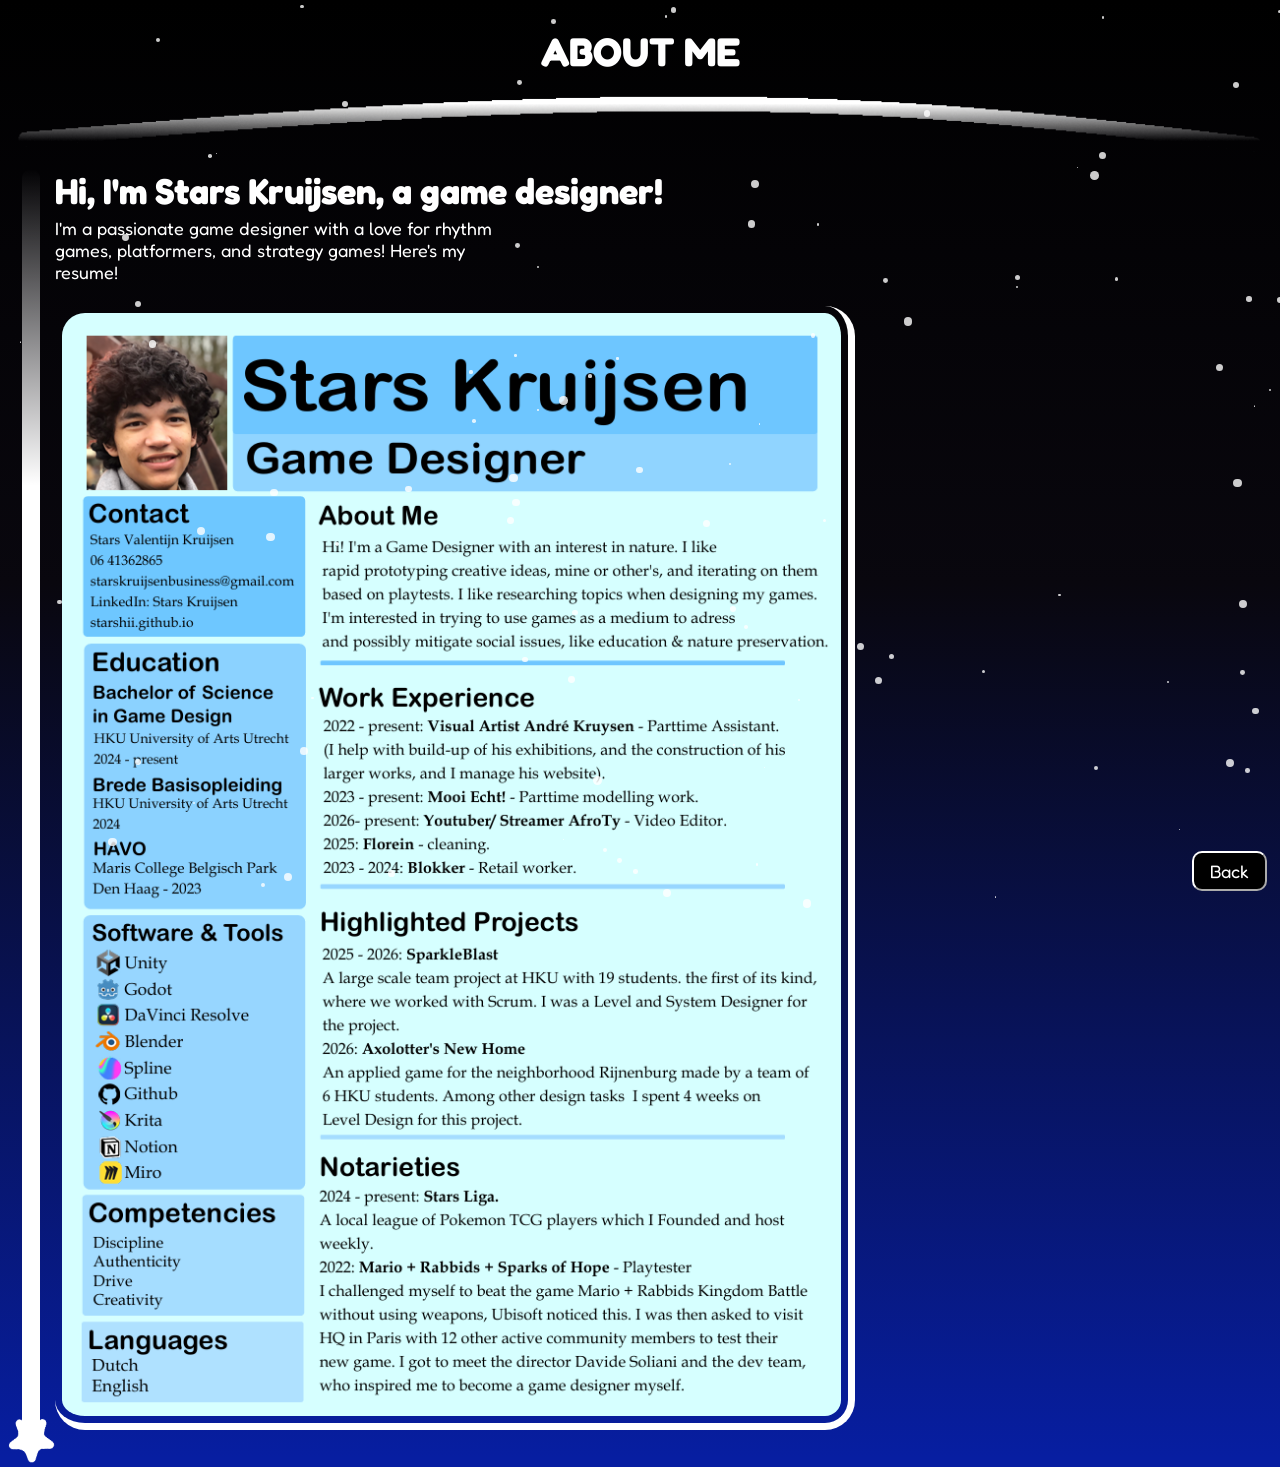
<file: aboutme.html>
<!DOCTYPE html>
<html lang="en">
<head>
  <meta charset="UTF-8">
  <meta name="viewport" content="width=device-width, initial-scale=1.0">
  <title>About me</title>
  <link href="aboutmestyle.css" rel="stylesheet">
</head>

<body>
  <link rel="preconnect" href="https://fonts.gstatic.com" crossorigin>
  <link href="https://fonts.googleapis.com/css2?family=Fredoka:wght@300..700&display=swap" rel="stylesheet">

    <a href="https://starshii.github.io/index.html">
      <button class="BackButton">Back</button>
    </a>

    <div class="Container">

      <div class="Divider">
        <h1>ABOUT ME</h1>
        <img class="DividerPNG" src="linedivider.png">
      </div>


            <div class="ChallengeBox">

            <div class="FallingStar"></div>

            <div class="ChallengeBoxDiv">

              <div class="ChallengeTitleDiv">
                <h1 class="ChallengeTitle">Hi, I'm Stars Kruijsen, a game designer!</h1>
              </div>

              <div class="ParagraphDiv">
                <p class="Paragraph">
                    I'm a passionate game designer with a love for rhythm games, platformers, and strategy games! Here's my resume!</p>
              </div>

                          <div class="ExampleVideoDiv"> 
                <img class="ExampleVideo" src="resume.png" width="800px">
            </div>

            </div>

          </div>
          <img class="StarPNG" src="starpng.png">



      <script>
    // Create multiple stars dynamically
    function createStars() {
      const numberOfStars = 100;
      for (let i = 0; i < numberOfStars; i++) {
        const star = document.createElement('div');
        star.classList.add('star');

        // Random size, position, and animation duration for each star
        const size = Math.random() * 8 + 1;
        star.style.width = `${size}px`;
        star.style.height = `${size}px`;
        star.style.left = `${Math.random() * 100}vw`;
        star.style.top = `${Math.random() * 100}vh`;

        // Random twinkle speed
        star.style.animationDuration = `${Math.random() * 2 + 1}s`;

        document.body.appendChild(star);
      }
    }

    createStars();
  </script>
    </div>

</body>

<style>


    .star {
      position: fixed;
      background: rgb(255, 255, 255);
      border-radius: 50%;
      opacity: 0.8;
      animation: twinkle 2s infinite ease-in-out;
    }

    @keyframes twinkle {
      0%, 100% {
        opacity: 0.8;
      }
      50% {
        opacity: 0.3;
      }
    }

    @keyframes moveStars {
      from {
        transform: translateY(0);
      }
      to {
        transform: translateY(100vh);
      }
    }
</style>
</file>
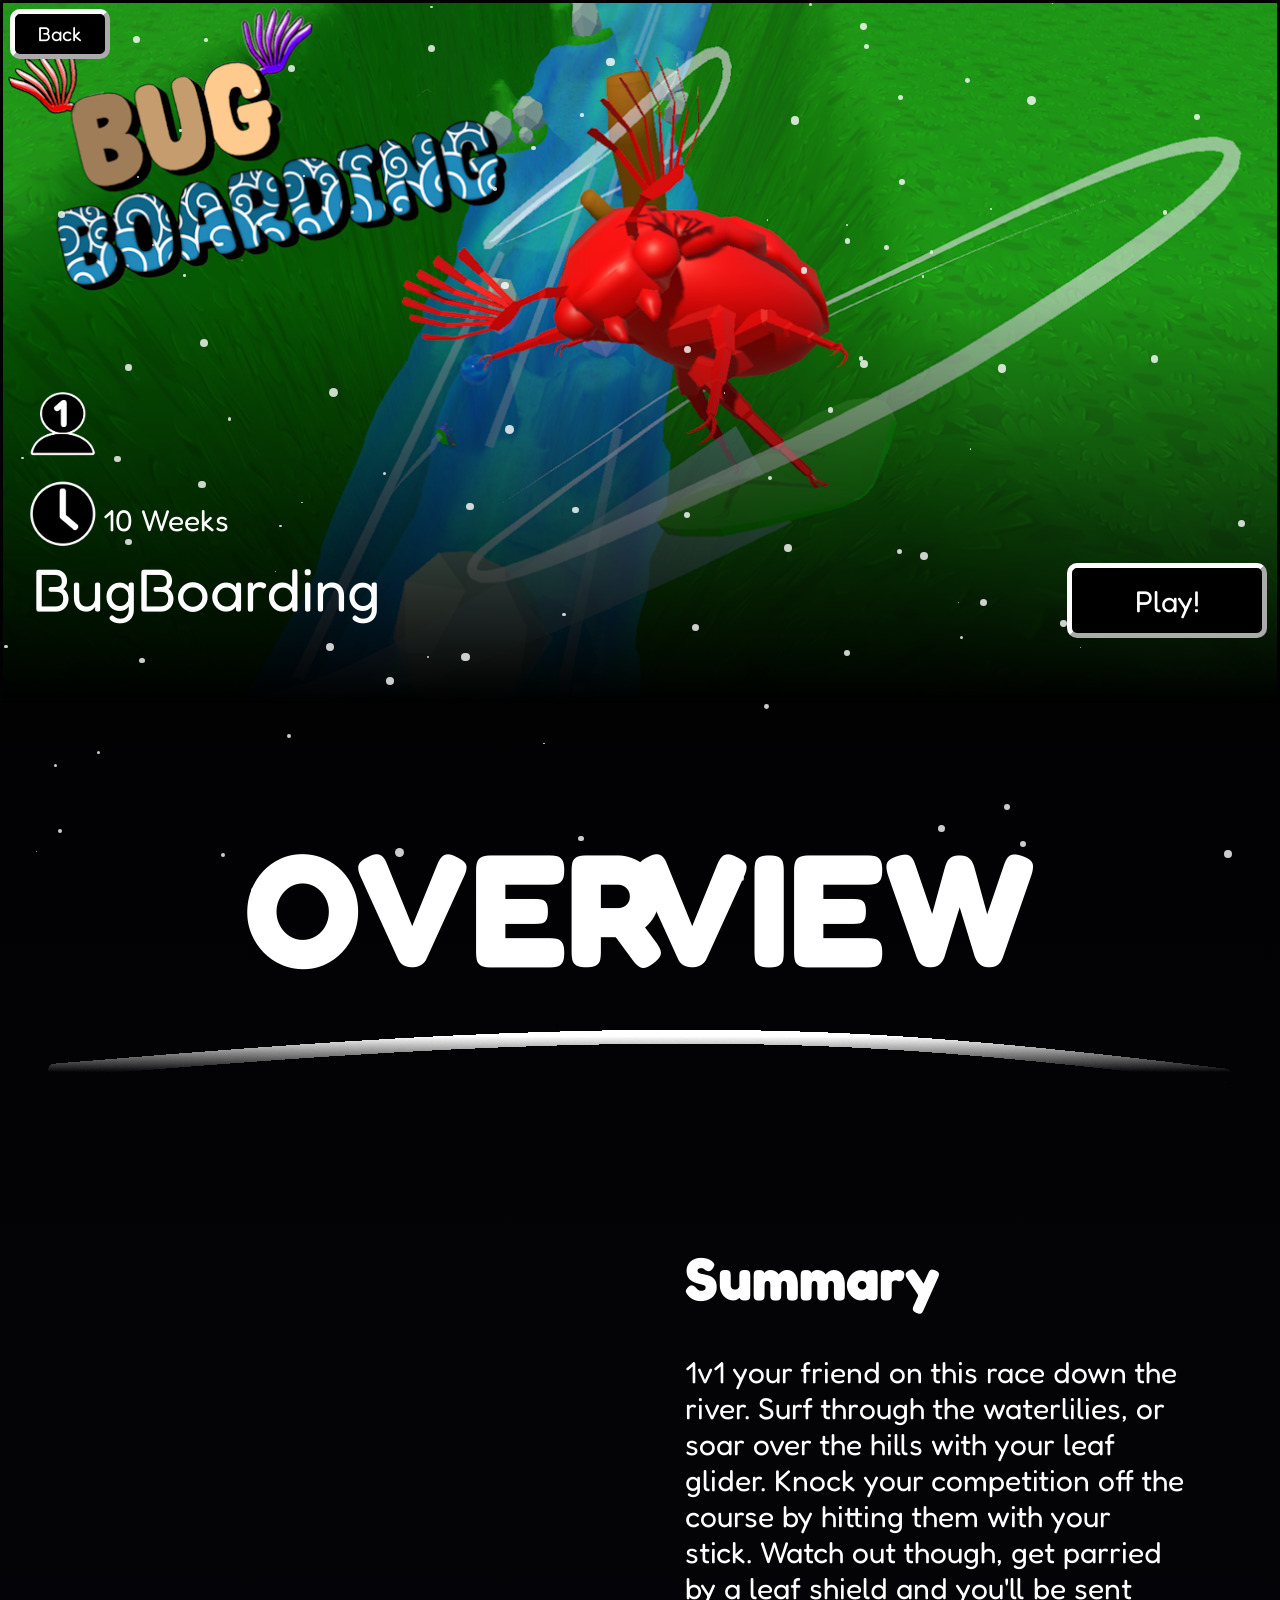
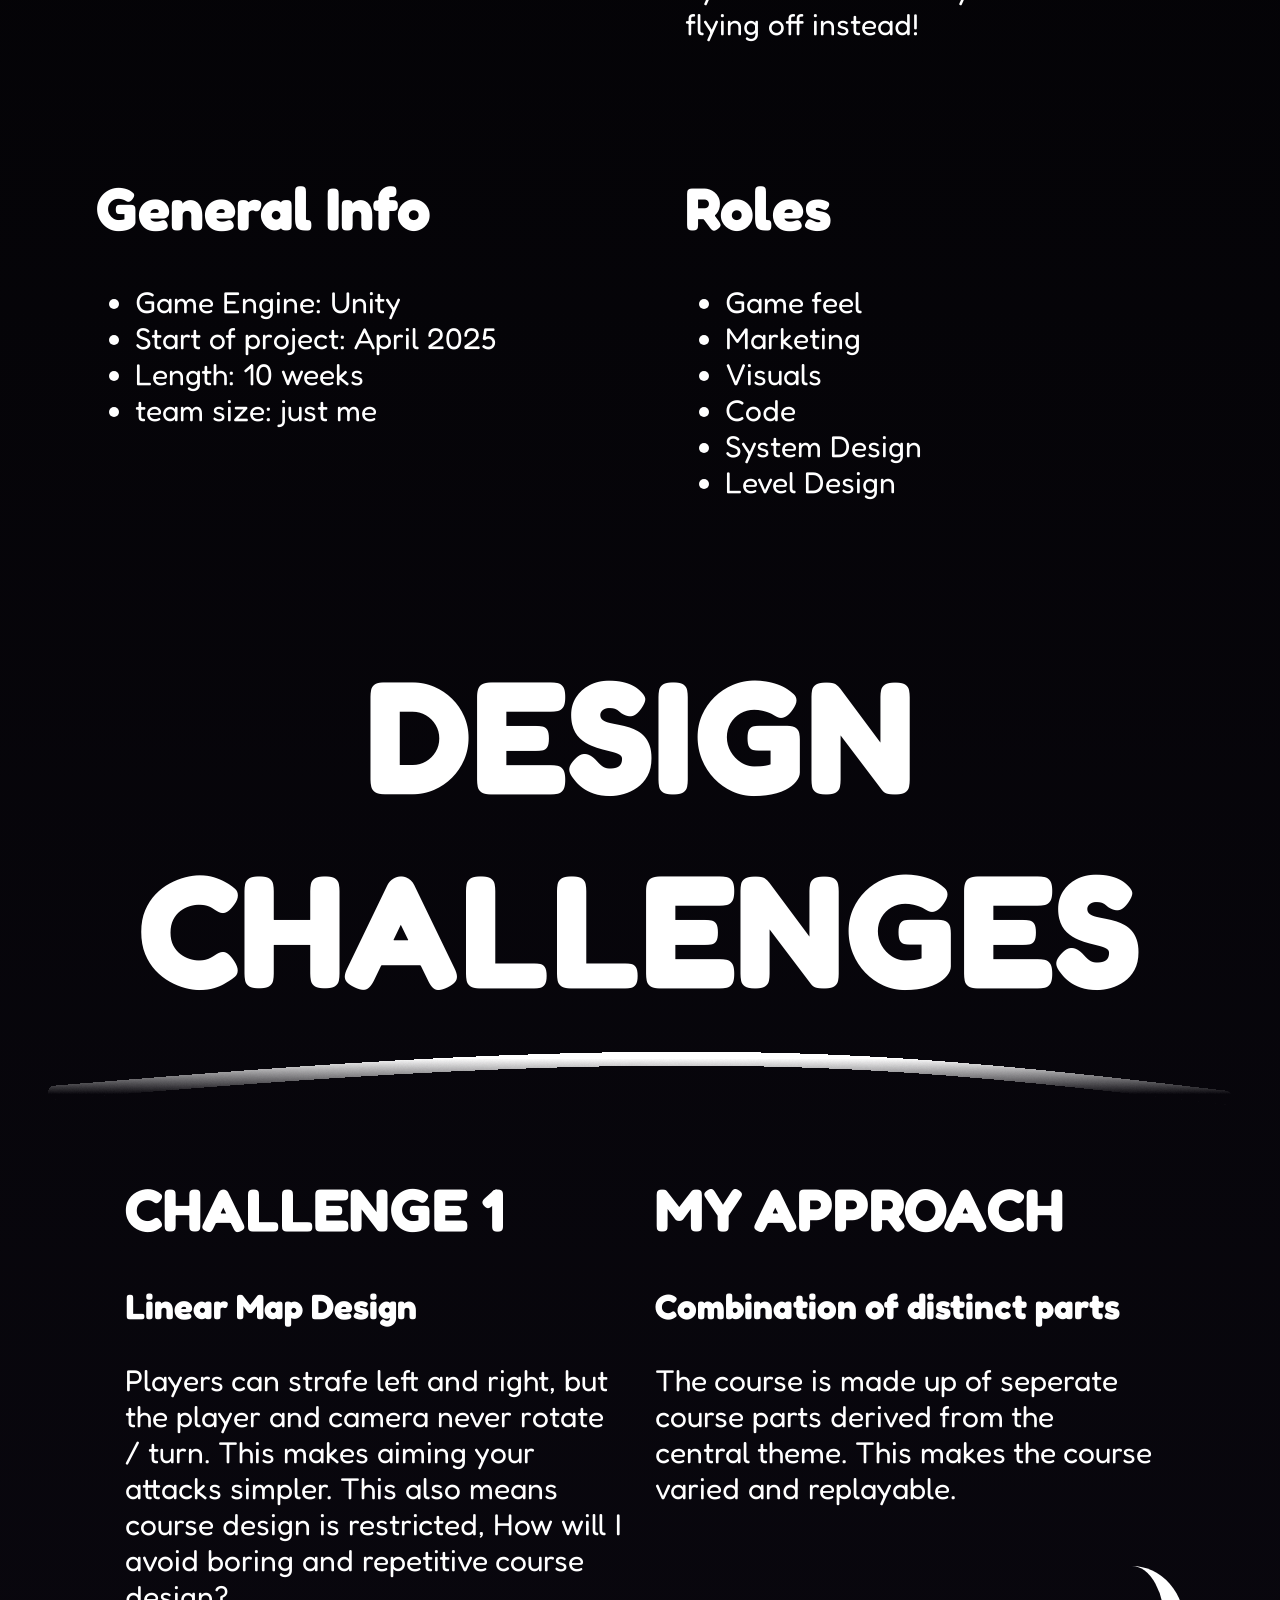
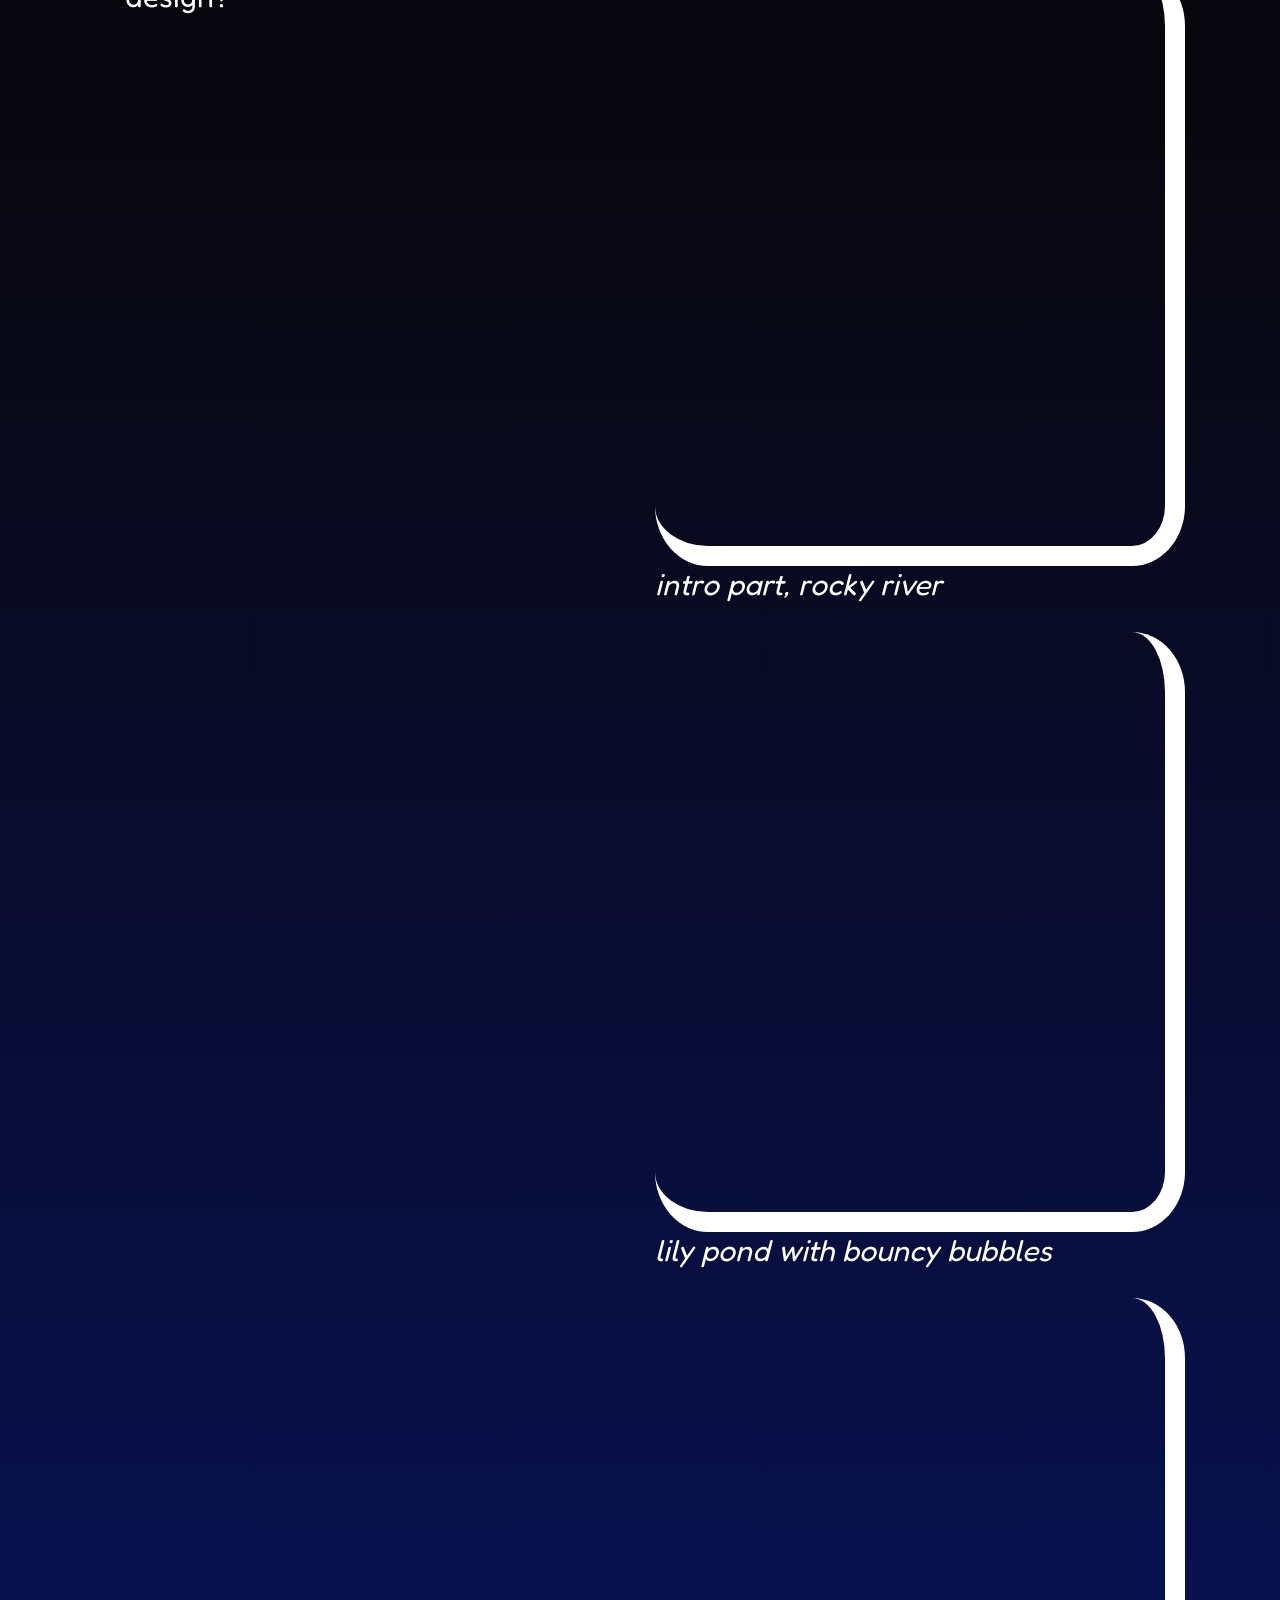
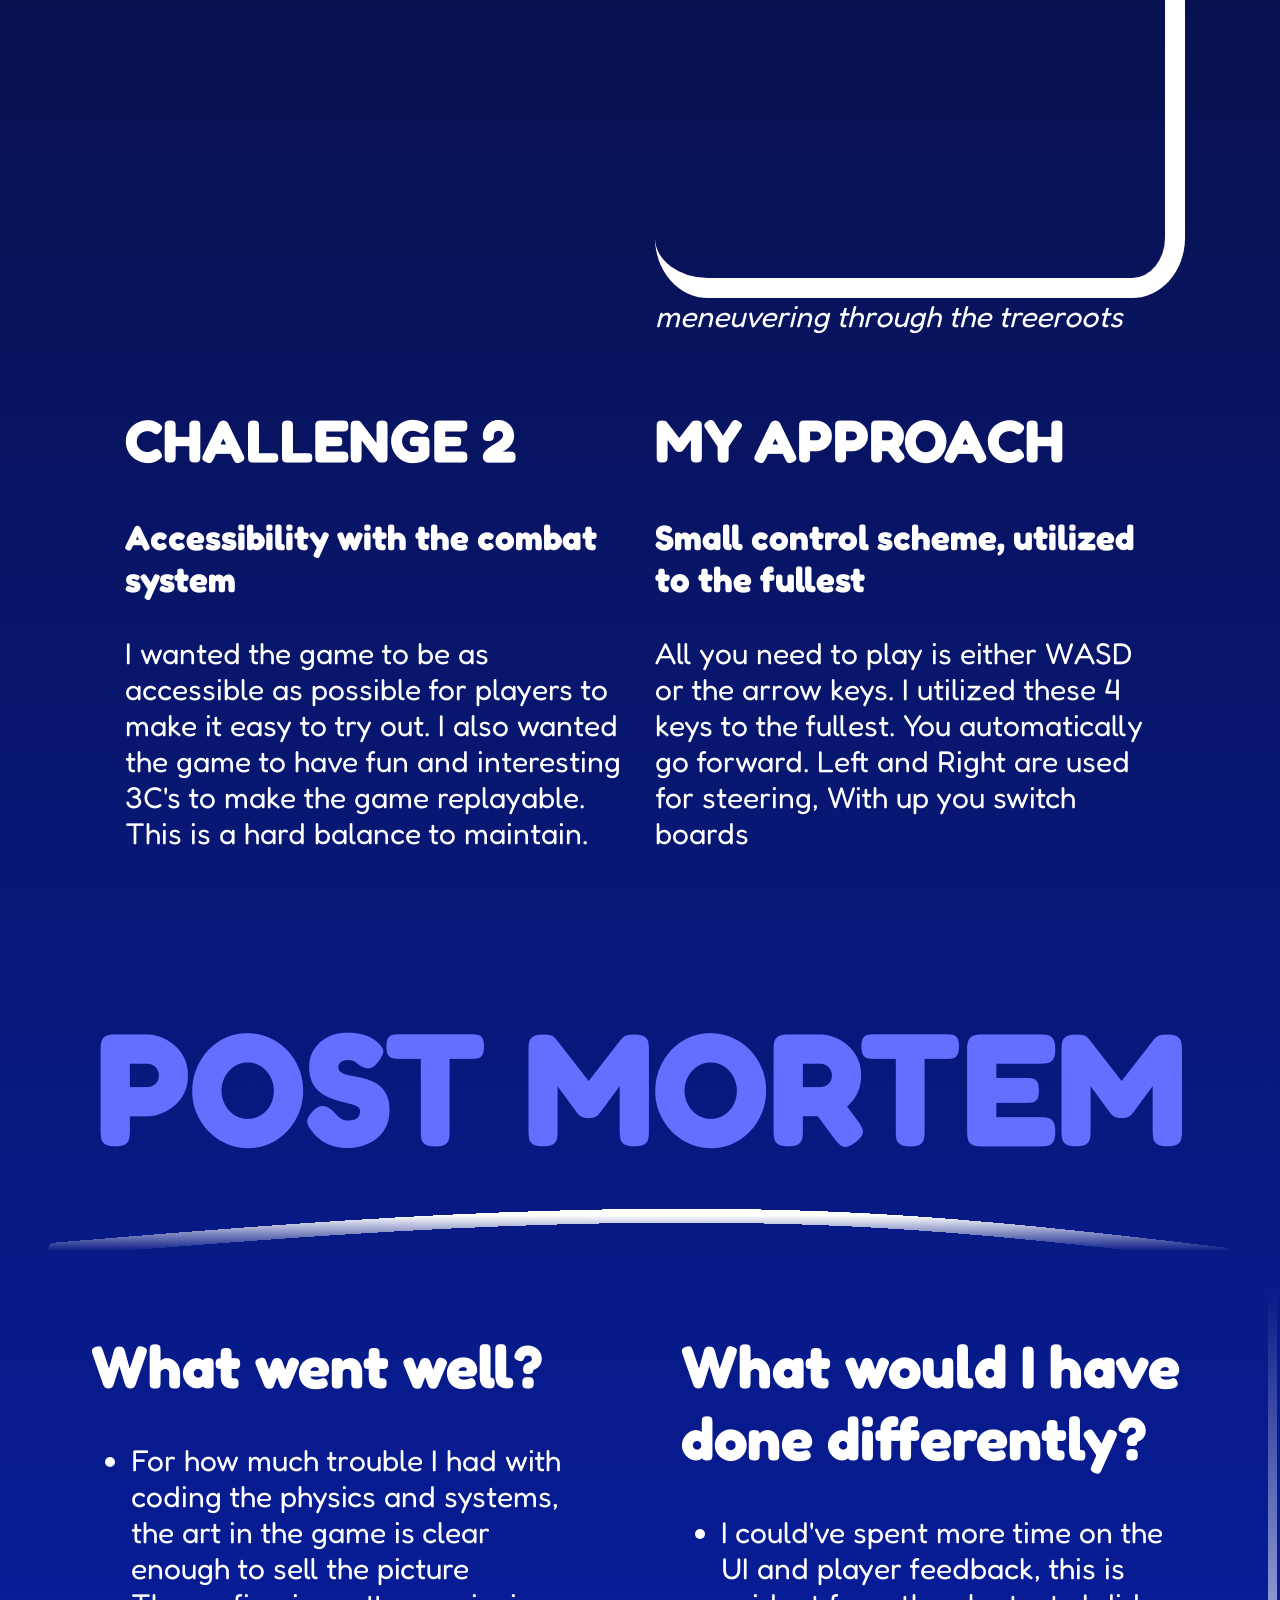
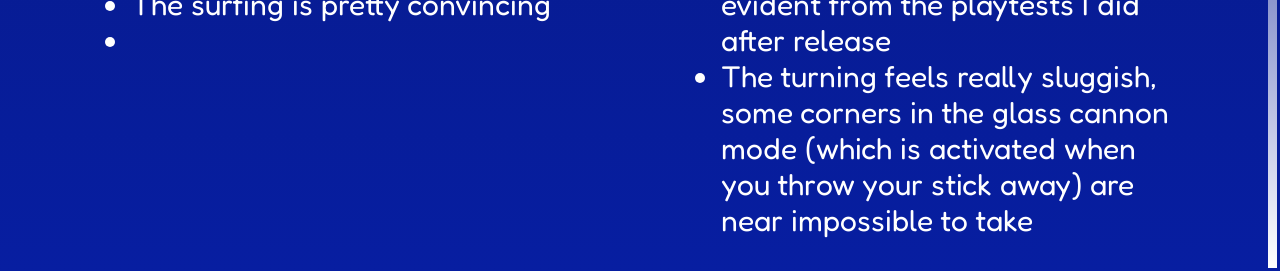
<file: bugboarding.html>
<!DOCTYPE html>
<html lang="en">
<head>
  <meta charset="UTF-8">
  <meta name="viewport" content="width=device-width, initial-scale=1.0">
  <title>BugBoarding</title>
  <link href="bugboarding.css" rel="stylesheet">
</head>


<body>
  <link rel="preconnect" href="https://fonts.gstatic.com" crossorigin>
  <link href="https://fonts.googleapis.com/css2?family=Fredoka:wght@300..700&display=swap" rel="stylesheet">

  <a href="https://starshii.github.io/gameportfolio.html">
    <button class="back">Back</button>
  </a>
  
<div class="thumbnaildiv">

    <a href="https://starshii.itch.io/bugboarding">
        <button class="playbutton">Play!</button>
    </a>

    <div class="gradientoverlay"></div>

    <img class="teamsize" src="people1black.png">
    <img class="time" src="clock2.png"> 
    <p class="countTime">10 Weeks</p>
    <p class="title">BugBoarding</p>

  </div>

  <div class="Overview">
    <h1>OVERVIEW</h1>
    <img class="linedivider" src="linedivider.png">
  </div>

  <div class="summary">
    <div style="grid-area: box-1">
      <iframe class="video" width="560" height="315" src="https://www.youtube-nocookie.com/embed/rTEHlyfmA9U?si=_twj2xPCXgWVMIqs" title="YouTube video player" frameborder="0" allow="accelerometer; autoplay; clipboard-write; encrypted-media; gyroscope; picture-in-picture; web-share" referrerpolicy="strict-origin-when-cross-origin">
      </iframe>
    </div>

    <div style="grid-area: box-2">
      <h1>Summary</h1>
         1v1 your friend on this race down the river. Surf through the waterlilies, or soar over the hills with your leaf glider. Knock your competition off the course by hitting them with your stick. Watch out though, get parried by a leaf shield and you'll be sent flying off instead! 
    </div>

    <div style="grid-area: box-3">
      <h1>General Info</h1>
      <ul>
        <li>Game Engine: Unity</li>
        <li>Start of project: April 2025</li>
        <li>Length: 10 weeks</li>
        <li>team size: just me</li>
      </ul>
    </div>
      
    <div style="grid-area: box-4">
      <h1>Roles</h1>
      <ul>
        <li>Game feel</li>
        <li>Marketing</li>
        <li>Visuals</li>
        <li>Code</li>
        <li>System Design</li>
        <li>Level Design</li>
      </ul>
    </div>

    </div>


  <div class="GoalsTitle">
    <h1>DESIGN CHALLENGES</h1>
    <img class="linedivider" src="linedivider.png">
  </div>


  <div class="Andrea">

    <div style="grid-area: box-6">
      <h1>CHALLENGE 1</h1>
      <h3>Linear Map Design</h3>
      <p>Players can strafe left and right, but the player and camera never rotate / turn. This makes aiming your attacks simpler. This also means course design is restricted, How will I avoid boring and repetitive course design?
      </p>
      <br>
      <p></p>
    </div>

    <div style="grid-area: box-7">
      <h1>MY APPROACH</h1>
      <h3>Combination of distinct parts</h3>
      <p>The course is made up of seperate course parts derived from the central theme. This makes the course varied and replayable. </p>
    </div>

    <div class="" style="grid-area: box-7a">
      <video class="imgwithborder" height="500px" width="490px" class="box_image" muted loop autoplay src="bugboardingtogif1.mp4"></video>
      <i class="videotext">intro part, rocky river</i>
    </div>

    <div class="" style="grid-area: box-7b">
      <video class="imgwithborder" height="500px" width="490px" class="box_image" muted loop autoplay src="bugboardingtogif2.mp4"></video>
      <i class="videotext">lily pond with bouncy bubbles</i>
    </div>

    <div class="" style="grid-area: box-7c">
      <video class="imgwithborder" height="500px" width="490px" class="box_image" muted loop autoplay src="bugboardingtogif4.mp4"></video>
      <i class="videotext">meneuvering through the treeroots</i>
    </div>

    <div style="grid-area: box-8">
      <h1>CHALLENGE 2</h1>
      <h3>Accessibility with the combat system</h3>
      <p>I wanted the game to be as accessible as possible for players to make it easy to try out. I also wanted the game to have fun and interesting 3C's to make the game replayable. This is a hard balance to maintain.
      </p>
    </div>

    <div style="grid-area: box-9">
      <h1>MY APPROACH</h1>
      <h3>Small control scheme, utilized to the fullest</h3>
      <p>All you need to play is either WASD or the arrow keys. I utilized these 4 keys to the fullest. You automatically go forward. Left and Right are used for steering, With up you switch boards
      </p>
    </div>

  </div>


  <div class="PostMortem">
    <h1>POST MORTEM</h1>
    <img class="linedivider" src="linedivider.png">
  </div>


  <div class="Angel">
    <div style="grid-area: box-10">
      <h1>What went well?</h1>
      <ul>
        <li>For how much trouble I had with coding the physics and systems, the art in the game is clear enough to sell the picture</li>
        <li>The surfing is pretty convincing</li>
        <li></li>
      </ul>
    </div>

    <div style="grid-area: box-11">
      <h1>What would I have done differently?</h1>
      <ul>
        <li>I could've spent more time on the UI and player feedback, this is evident from the playtests I did after release</li>
        <li>The turning feels really sluggish, some corners in the glass cannon mode (which is activated when you throw your stick away) are near impossible to take</li>
      </ul>
    </div>

    </div>


    <script>
    // Create multiple stars dynamically
    function createStars() {
      const numberOfStars = 100;
      for (let i = 0; i < numberOfStars; i++) {
        const star = document.createElement('div');
        star.classList.add('star');

        // Random size, position, and animation duration for each star
        const size = Math.random() * 8 + 1;
        star.style.width = `${size}px`;
        star.style.height = `${size}px`;
        star.style.left = `${Math.random() * 100}vw`;
        star.style.top = `${Math.random() * 100}vh`;

        // Random twinkle speed
        star.style.animationDuration = `${Math.random() * 2 + 1}s`;

        document.body.appendChild(star);
      }
    }

    createStars();
  </script>
</body>
<style>


    .star {
      position: fixed;
      background: rgb(255, 255, 255);
      border-radius: 50%;
      opacity: 0.8;
      animation: twinkle 2s infinite ease-in-out;
    }

    @keyframes twinkle {
      0%, 100% {
        opacity: 0.8;
      }
      50% {
        opacity: 0.3;
      }
    }

    @keyframes moveStars {
      from {
        transform: translateY(0);
      }
      to {
        transform: translateY(100vh);
      }
    }
</style>
</html>
</file>
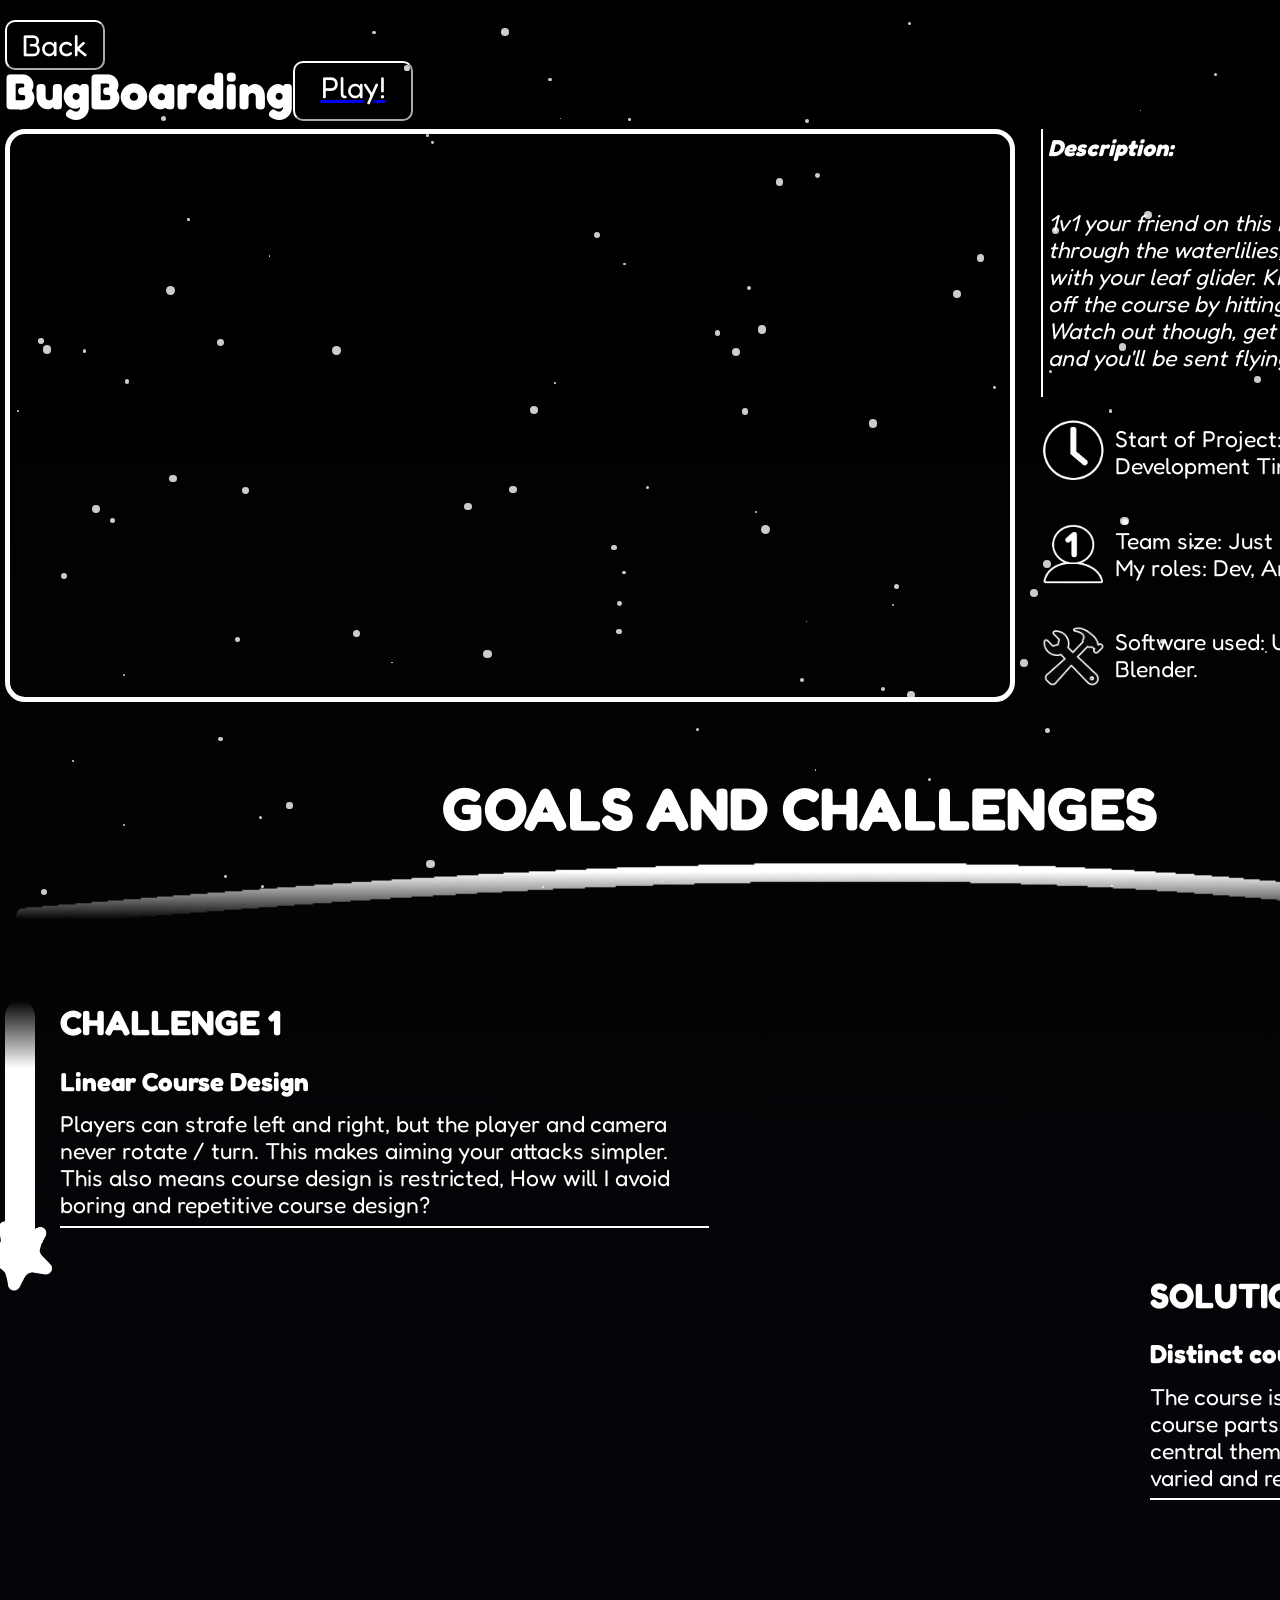
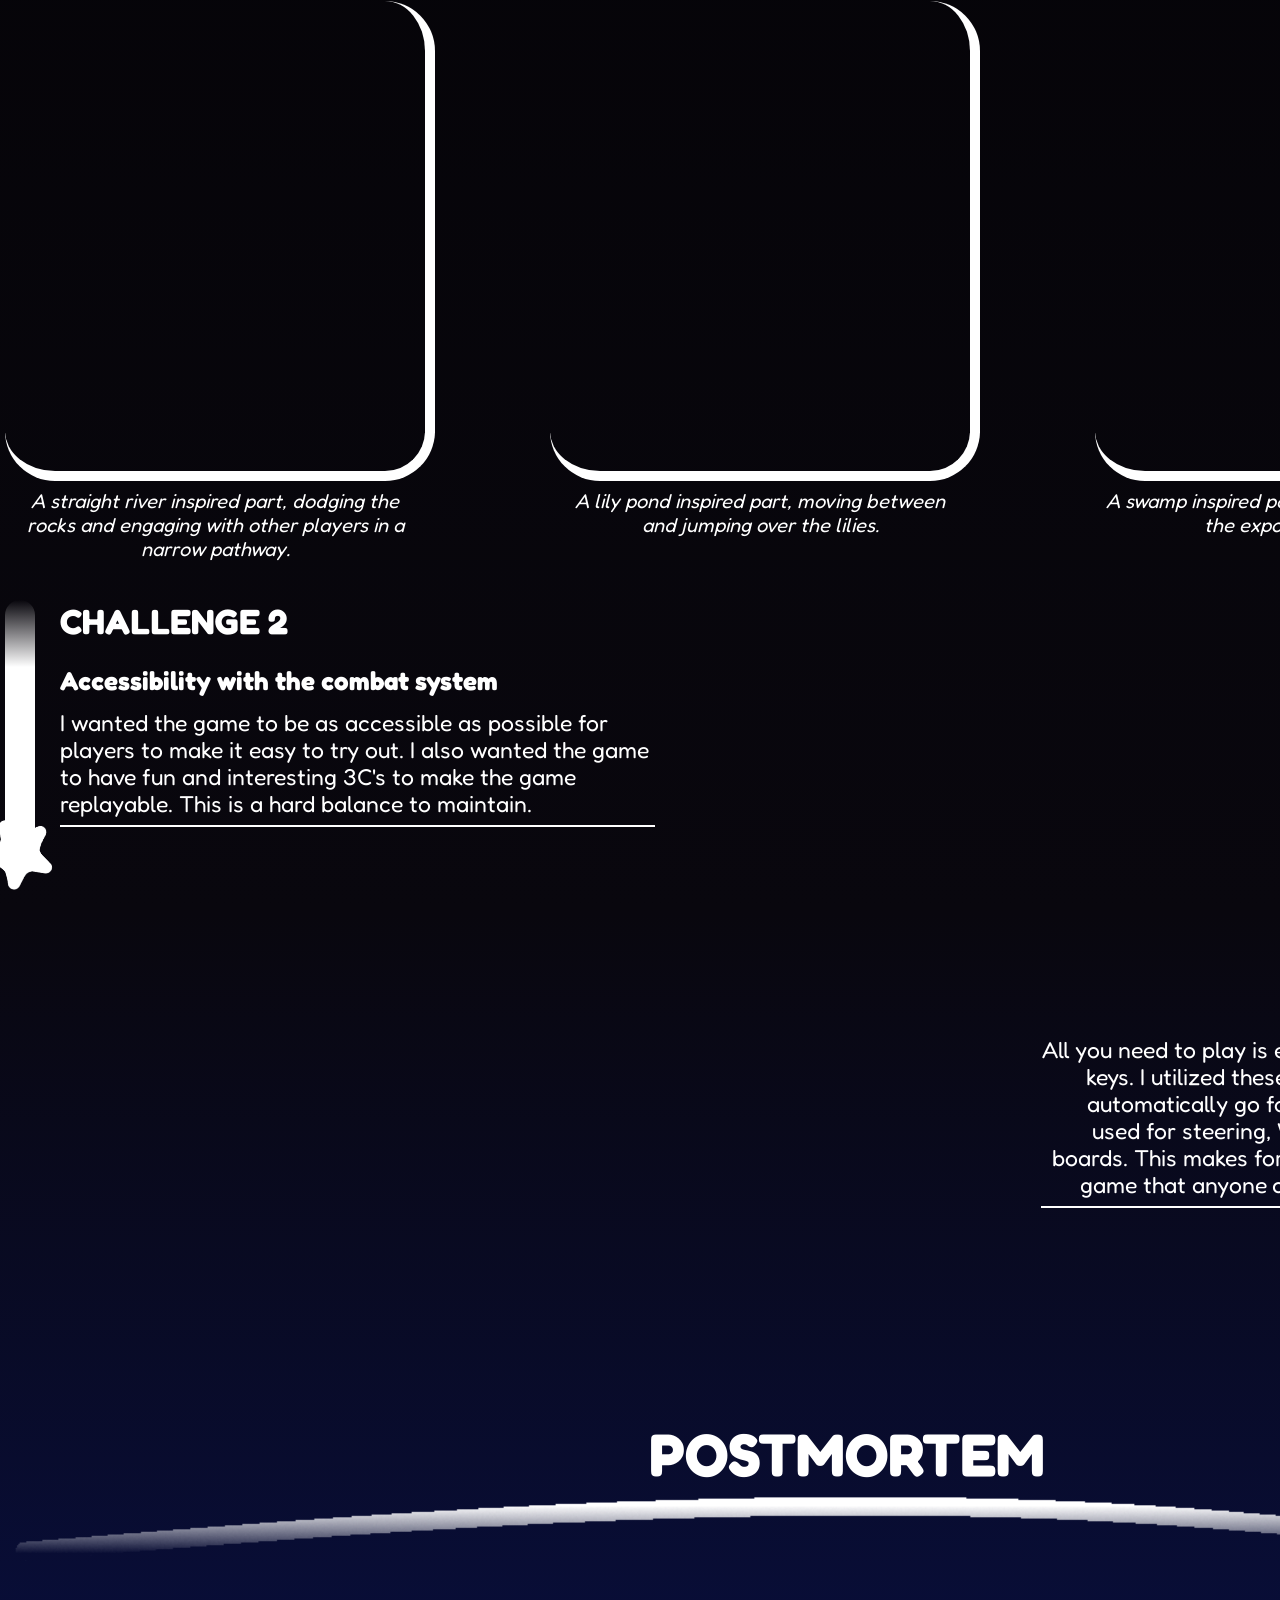
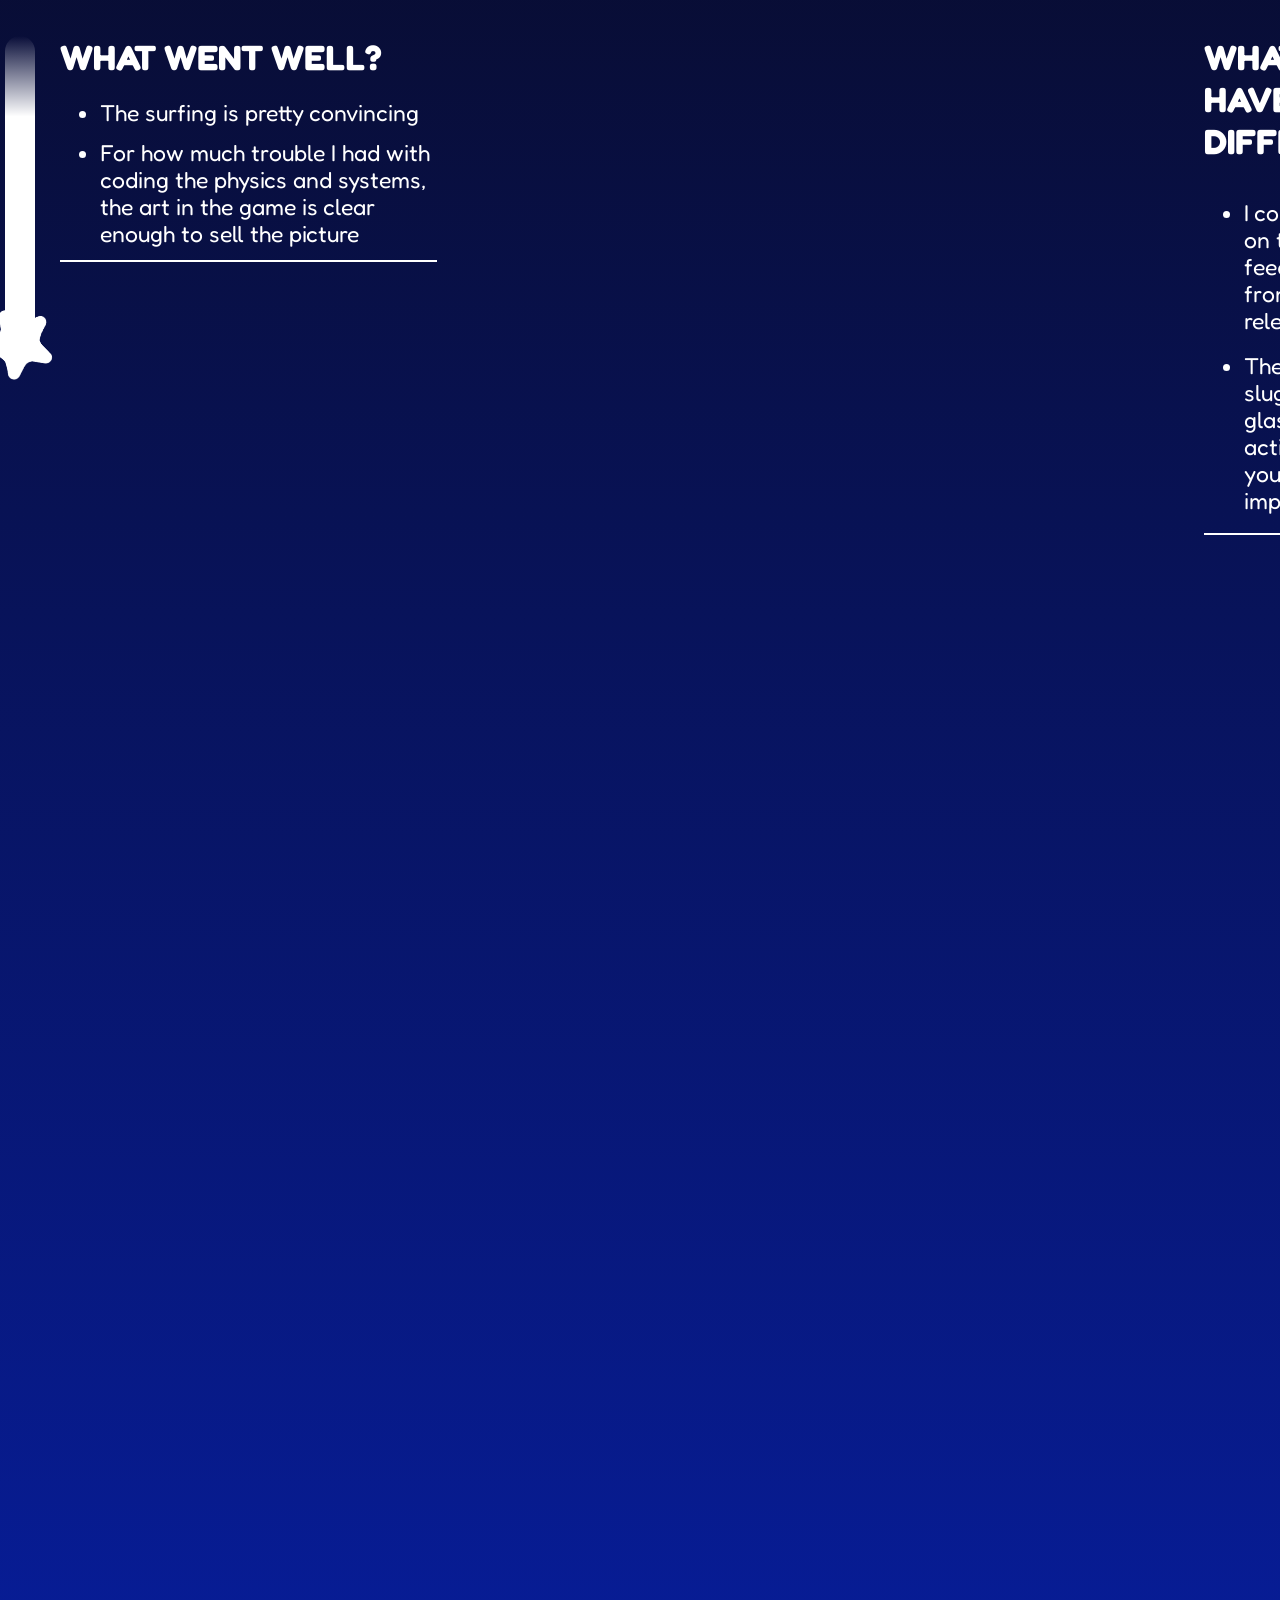
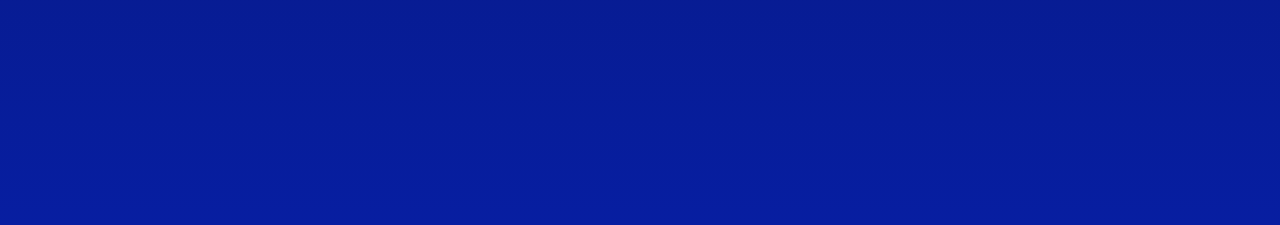
<file: bugboardingfake.html>
<!DOCTYPE html>
<html lang="en">
<head>
  <meta charset="UTF-8">
  <meta name="viewport" content="width=device-width, initial-scale=1.0">
  <title>BugBoardingreal</title>
  <link href="bugboardingfake.css" rel="stylesheet">
</head>

<body>
    <link rel="preconnect" href="https://fonts.gstatic.com" crossorigin>
    <link href="https://fonts.googleapis.com/css2?family=Fredoka:wght@300..700&display=swap" rel="stylesheet">

    <a href="https://starshii.github.io/gameportfolio.html">
      <button class="BackButton">Back</button>
    </a>

  <div class="container">
    <h1 class="Title">BugBoarding
      <a href="https://starshii.itch.io/bugboarding">
        <button class="PlayButton" >Play!</button>
      </a>
    </h1>

    <iframe class="GameplayShowcaseVideo" 
    src="https://www.youtube-nocookie.com/embed/rTEHlyfmA9U?si=_twj2xPCXgWVMIqs" 
    title="YouTube video player" 
    frameborder="0" 
    allow="accelerometer; autoplay; clipboard-write; encrypted-media; gyroscope; picture-in-picture; web-share" 
    referrerpolicy="strict-origin-when-cross-origin">
    </iframe>
    

      <p class="DescriptionDiv">
        <b>Description:</b> <br>
         1v1 your friend on this race down the river. Surf through the waterlilies, or soar over the hills with your leaf glider. Knock your competition off the course by hitting them with your stick. Watch out though, get parried by a leaf shield and you'll be sent flying off instead!  
      </p>

    
    <img class="ClockPNG" src="clock2.png" width="65px">
    <div class="TimeDiv">
      <p>Start of Project: April 2025.<br>Development Time: 10 Weeks.</p>
    </div>
    
    <img class="People" src="people1black.png" width="65px">
    <div class="TeamSizeDiv">
      <p>Team size: Just me.<br> My roles: Dev, Art, Design, Marketing.</p>
    </div>

    
    <img class="ToolsPNG" src="toolsicon.png" width="65px">
    <div class="ToolsDiv">
      <p>Software used: Unity, Paint.NET and Blender.</p>
    </div>



    <h1 class="GoalsTitle">GOALS AND CHALLENGES</h1>
    <img class="Divider" src="linedivider.png">


    <div class="FallingStar FallingStar1"></div>
    <img class="StarPNG Star1" src="starpng.png">
    <h2 class="HeaderTitle Challenge1">CHALLENGE 1</h2>
    <h3 class="SubHeader Challenge1Sub">Linear Course Design</h3>
    <p class="TextBox Challenge1-1Box">
      Players can strafe left and right, but the player and camera never rotate / turn. This makes aiming your attacks simpler. This also means course design is restricted, How will I avoid boring and repetitive course design?
    </p>


    <div class="FallingStar FallingStar2"></div>
    <img class="StarPNG Star2" src="starpng.png">
    <h2 class="HeaderTitle Solution1">SOLUTION</h2>
    <h3 class="SubHeader Solution1Sub">Distinct course parts</h3>
    <p class="TextBox Solution1-1Box">
      The course is made up of seperate course parts derived from the central theme. This makes the course varied and replayable.
    </p>


    <div class="ExampleVideoDiv VideoDiv1"> 
      <video class="ExampleVideo Video1" height="450px" width="400px" class="box_image" muted loop autoplay src="bugboardingtogif1.mp4"></video>
      <p class="SubText">
        A straight river inspired part, dodging the rocks and engaging with other players in a narrow pathway. 
      </p>
    </div>


    <div class="ExampleVideoDiv VideoDiv2">
      <video class="ExampleVideo Video2" height="450px" width="400px" class="box_image" muted loop autoplay src="bugboardingtogif2.mp4"></video>
      <p class="SubText">
        A lily pond inspired part, moving between and jumping over the lilies.
      </p>
    </div>

    
    <div class="ExampleVideoDiv VideoDiv3">
      <video class="ExampleVideo Video3" height="450px" width="400px" class="box_image" muted loop autoplay src="bugboardingtogif4.mp4"></video>
      <p class="SubText">
        A swamp inspired part, maneuvering through the exposed treeroots.
      </p>
    </div>


    <div class="FallingStar FallingStar3"></div>
    <img class="StarPNG Star3" src="starpng.png">
    <h2 class="HeaderTitle Challenge2">CHALLENGE 2</h2>
    <h3 class="SubHeader Challenge2Sub">Accessibility with the combat system</h3>
    <p class="TextBox Challenge2-1Box">
      I wanted the game to be as accessible as possible for players to make it easy to try out. I also wanted the game to have fun and interesting 3C's to make the game replayable. This is a hard balance to maintain.
    </p>


    <div class="FallingStar FallingStar4"></div>
    <img class="StarPNG Star4" src="starpng.png">
    <h2 class="HeaderTitle Solution2">SOLUTION</h2>
    <h3 class="SubHeader Solution2Sub">Small control scheme, utilized to the fullest</h3>
    <p class="TextBox Solution2-1Box">
      All you need to play is either WASD or the arrow keys. I utilized these 4 keys to the fullest. You automatically go forward. Left and Right are used for steering, With up-arrow you switch boards. This makes for an easy pick up and play game that anyone can play on their browser!
    </p>


    <h1 class="PostMortem">POSTMORTEM</h1>
    <img class="Divider2" src="linedivider.png">


    <div class="FallingStar FallingStar5"></div>
    <img class="StarPNG Star5" src="starpng.png">
    <h2 class="HeaderTitle WhatWentWell">WHAT WENT WELL?</h2>
    <ul class="TextBox WhatWentWellBox">
      <li>The surfing is pretty convincing</li>
      <li>For how much trouble I had with coding the physics and systems, the art in the game is clear enough to sell the picture</li>
    </ul>


    <div class="FallingStar FallingStar6"></div>
    <img class="StarPNG Star6" src="starpng.png">
    <h2 class="HeaderTitle WhatBetter">WHAT COULD I HAVE DONE DIFFERENTLY?</h2>
    <ul class="TextBox WhatBetterBox">
      <li>I could've spent more time on the UI and player feedback, this is evident from the playtests I did after release</li>
      <li>The turning feels somewhat sluggish, some corners in the glass cannon mode (which is activated when you throw your stick away) are near impossible to take</li>
    </ul>

  </div>


    <script>
    // Create multiple stars dynamically
    function createStars() {
      const numberOfStars = 100;
      for (let i = 0; i < numberOfStars; i++) {
        const star = document.createElement('div');
        star.classList.add('star');

        // Random size, position, and animation duration for each star
        const size = Math.random() * 8 + 1;
        star.style.width = `${size}px`;
        star.style.height = `${size}px`;
        star.style.left = `${Math.random() * 100}vw`;
        star.style.top = `${Math.random() * 100}vh`;

        // Random twinkle speed
        star.style.animationDuration = `${Math.random() * 2 + 1}s`;

        document.body.appendChild(star);
      }
    }

    createStars();
  </script>
</div>
</body>

<style>


    .star {
      position: fixed;
      background: rgb(255, 255, 255);
      border-radius: 50%;
      opacity: 0.8;
      animation: twinkle 2s infinite ease-in-out;
    }

    @keyframes twinkle {
      0%, 100% {
        opacity: 0.8;
      }
      50% {
        opacity: 0.3;
      }
    }

    @keyframes moveStars {
      from {
        transform: translateY(0);
      }
      to {
        transform: translateY(100vh);
      }
    }
</style>
</file>
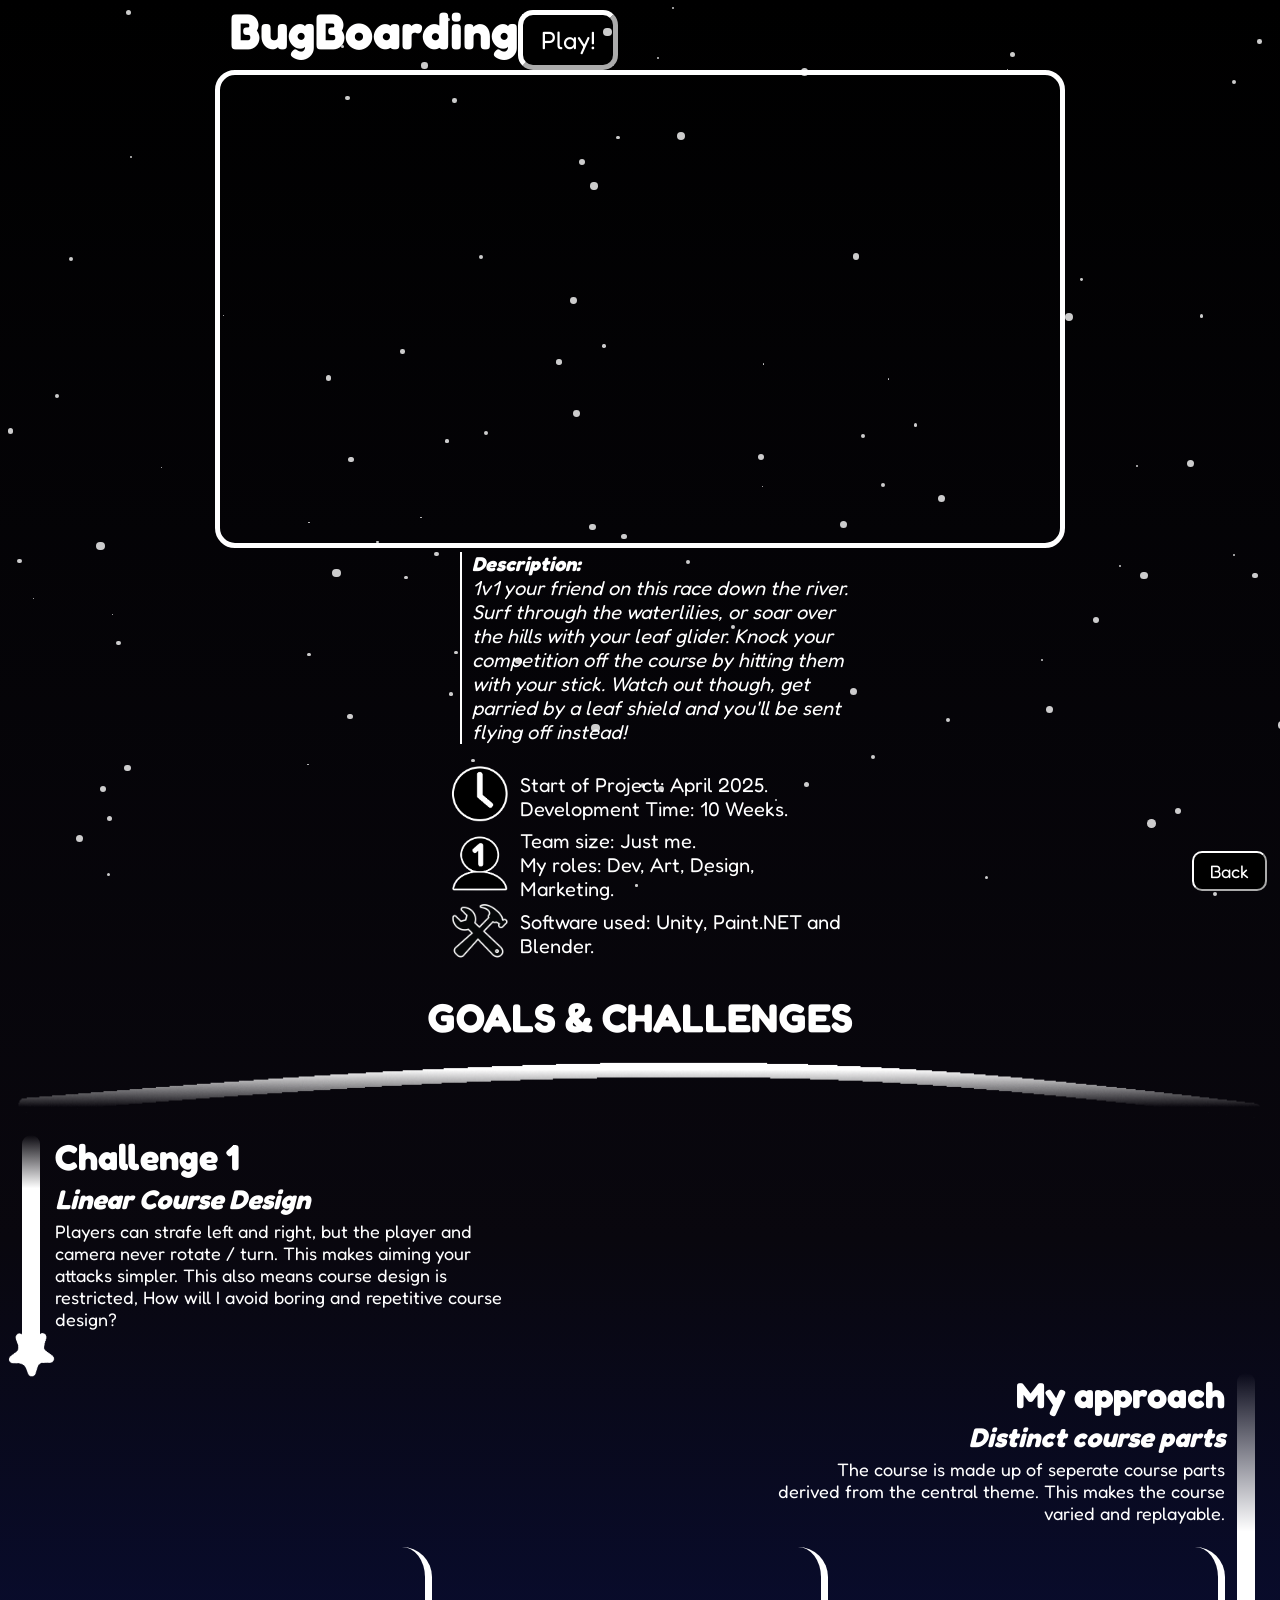
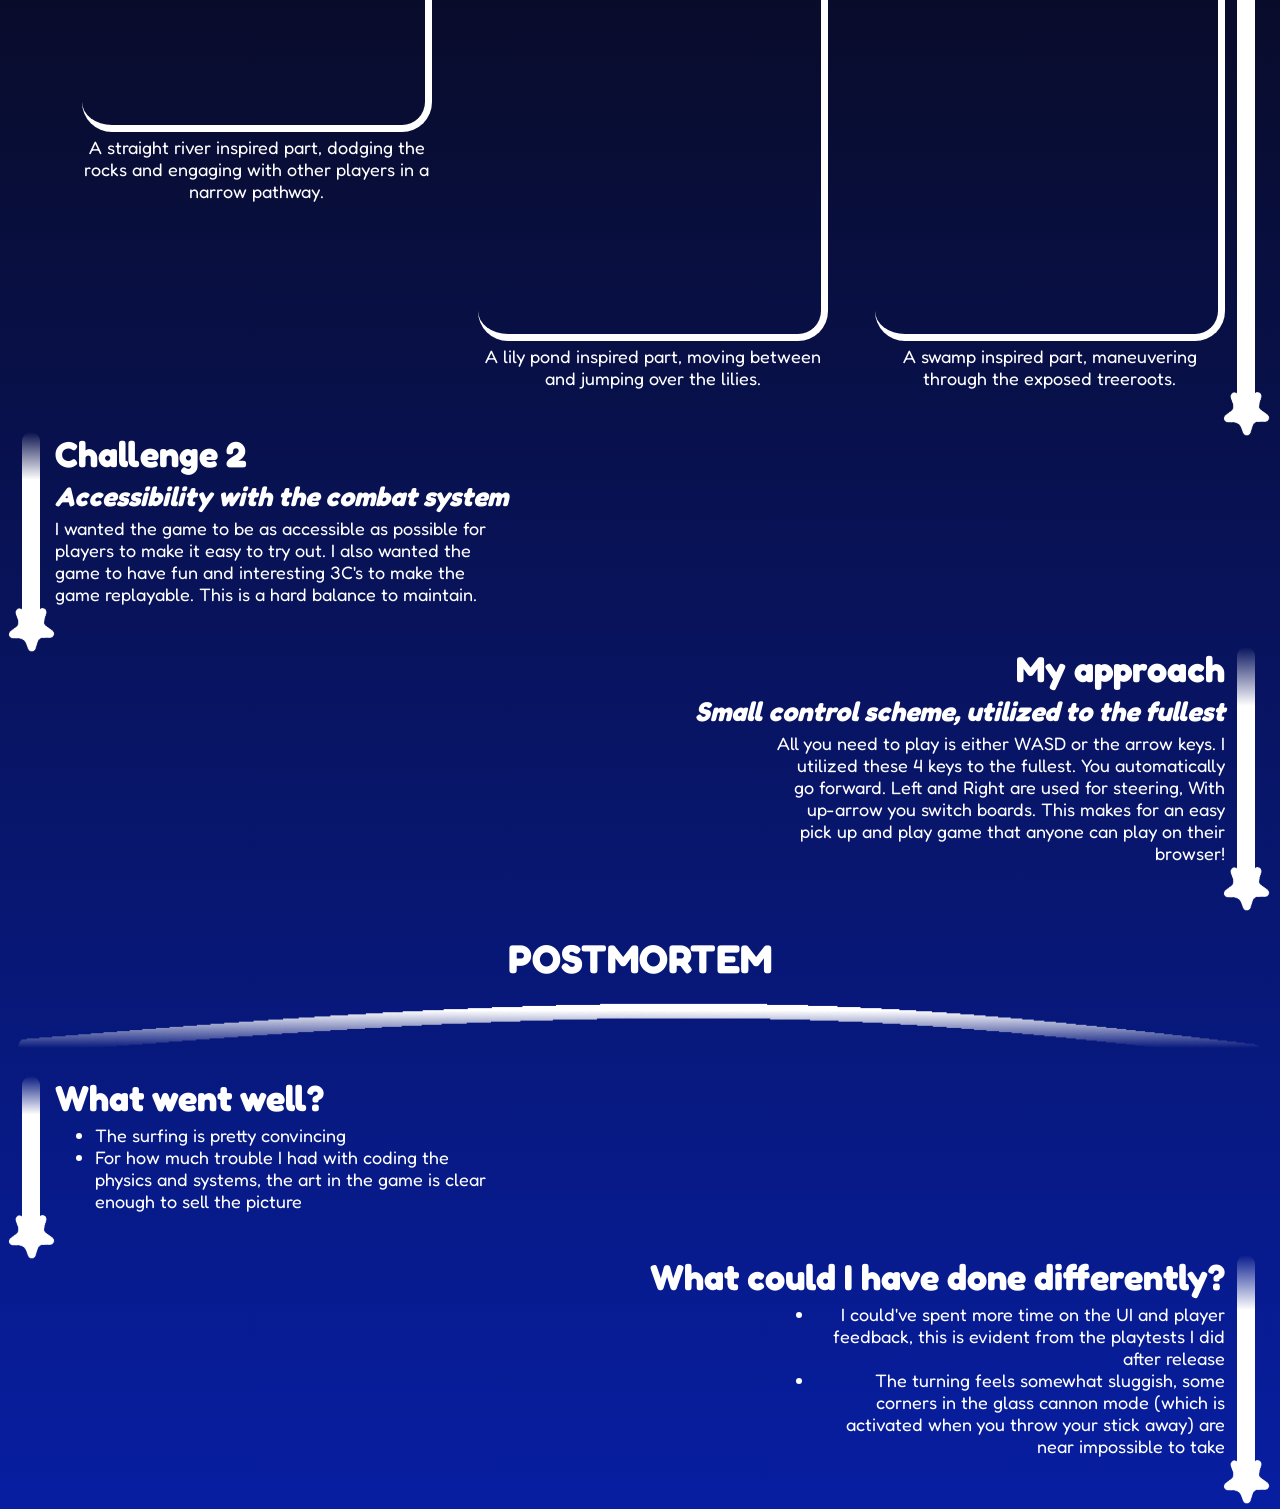
<file: bugboardingreal.html>
<!DOCTYPE html>
<html lang="en">
<head>
  <meta charset="UTF-8">
  <meta name="viewport" content="width=device-width, initial-scale=1.0">
  <title>BugBoardingreal</title>
  <link href="bugboardingreal.css" rel="stylesheet">
</head>

<body>
  <link rel="preconnect" href="https://fonts.gstatic.com" crossorigin>
  <link href="https://fonts.googleapis.com/css2?family=Fredoka:wght@300..700&display=swap" rel="stylesheet">

    <a href="https://starshii.github.io/gameportfolio.html">
      <button class="BackButton">Back</button>
    </a>

    <div class="Container">

      <div class="GameTitle">
          <h4 class="Title">
            BugBoarding           
            <a href="https://starshii.itch.io/bugboarding">  
              <button class="PlayButton" >Play!</button>
           </a>
          </h4>       

      </div>


      <div class="DescriptionBox">

        <div class="GameplayVideoDiv">
          <iframe class="GameplayShowcaseVideo" 
          src="https://www.youtube-nocookie.com/embed/rTEHlyfmA9U?si=_twj2xPCXgWVMIqs" 
          title="YouTube video player" 
          frameborder="0" 
          allow="accelerometer; autoplay; clipboard-write; encrypted-media; gyroscope; picture-in-picture; web-share" 
          referrerpolicy="strict-origin-when-cross-origin">
         </iframe>
        </div>

        <div class="DescriptionDivContainer">

          <div class="DescriptionDiv">
            <p class="DescriptionTextDiv">
              <b>Description:</b> <br>
              1v1 your friend on this race down the river. Surf through the waterlilies, or soar over the hills with your leaf glider. Knock your competition off the course by hitting them with your stick. Watch out though, get parried by a leaf shield and you'll be sent flying off instead!  
            </p>
          </div>
            
          <div class="DescriptionDiv">
            <div> 
              <image width=60px src="clock2.png"></image>
            </div>
            <div class="DescriptionIconText">Start of Project: April 2025.<br>Development Time: 10 Weeks.</div>
          </div>

          <div class="DescriptionDiv">
            <div> 
              <image width=60px src="people1black.png"></image>
            </div>
            <div class="DescriptionIconText">Team size: Just me.<br> My roles: Dev, Art, Design, Marketing.</div>
          </div>
        
          <div class="DescriptionDiv">
            <div> 
              <image width=60px src="toolsicon.png"></image>
            </div>
            <div class="DescriptionIconText">Software used: Unity, Paint.NET and Blender.</div>
          </div>
          
        </div>

        <div class="Divider">
          <h1>GOALS & CHALLENGES</h1>
          <img class="DividerPNG" src="linedivider.png">
        </div>

        

          <div class="ChallengeBox">

            <div class="FallingStar"></div>

            <div class="ChallengeBoxDiv">

              <div class="ChallengeTitleDiv">
                <h1 class="ChallengeTitle">Challenge 1</h1>
              </div>
              
              <div class="ChallengeSubDiv">
                <h2 class="ChallengeSub" style="font-style: italic;">Linear Course Design</h2>
              </div>

              <div class="ParagraphDiv">
                <p class="Paragraph">Players can strafe left and right, but the player and camera never rotate / turn. This makes aiming your attacks simpler. This also means course design is restricted, How will I avoid boring and repetitive course design? 
               </p>
              </div>

            </div>

          </div>

          <img class="StarPNG" src="starpng.png">


          <div class="ChallengeBox">

            <div class="ChallengeBoxDiv">

              <div class="ChallengeTitleDiv">
                <h1 class="ChallengeTitle IsRight">My approach</h1>
              </div>
              
              <div class="ChallengeSubDiv">
                <h2 class="ChallengeSub IsRight" style="font-style: italic;">Distinct course parts</h2>
              </div>

              <div class="ParagraphDiv">
                <p class="Paragraph IsRight">
                   The course is made up of seperate course parts derived from the central theme. This makes the course varied and replayable.
               </p>
              </div>

            <div class="ExampleVideoDiv IsRight"> 
              <video class="ExampleVideo" width="350px" muted loop autoplay src="bugboardingtogif1.mp4"></video>
              <p class="VideoSubText">
              A straight river inspired part, dodging the rocks and engaging with other players in a narrow pathway. 
              </p>
            </div>

            <div class="ExampleVideoDiv IsRight"> 
              <video class="ExampleVideo" style="aspect-ratio: 8/9;"width="350px" muted loop autoplay src="bugboardingtogif2.mp4"></video>
              <p class="VideoSubText">
                A lily pond inspired part, moving between and jumping over the lilies.              
              </p>
            </div>

            <div class="ExampleVideoDiv IsRight"> 
              <video class="ExampleVideo" style="aspect-ratio: 8/9;" width="350px" muted loop autoplay src="bugboardingtogif4.mp4"></video>
              <p class="VideoSubText">
                A swamp inspired part, maneuvering through the exposed treeroots.
              </p>
            </div>
            
          </div>

            <div class="FallingStar"></div>
          </div>

          <img class="StarPNG IsRight" src="starpng.png">

            <div class="ChallengeBox">

            <div class="FallingStar"></div>

            <div class="ChallengeBoxDiv">

              <div class="ChallengeTitleDiv">
                <h1 class="ChallengeTitle">Challenge 2</h1>
              </div>
              
              <div class="ChallengeSubDiv">
                <h2 class="ChallengeSub" style="font-style: italic;">Accessibility with the combat system</h2>
              </div>

              <div class="ParagraphDiv">
                <p class="Paragraph">
                  I wanted the game to be as accessible as possible for players to make it easy to try out. I also wanted the game to have fun and interesting 3C's to make the game replayable. This is a hard balance to maintain.
               </p>
              </div>

            </div>

          </div>

          <img class="StarPNG" src="starpng.png">

          
        <div class="ChallengeBox">

          <div class="ChallengeBoxDiv">

            <div class="ChallengeTitleDiv">
              <h1 class="ChallengeTitle IsRight">My approach</h1>
            </div>
            
            <div class="ChallengeSubDiv">
              <h2 class="ChallengeSub IsRight" style="font-style: italic;">Small control scheme, utilized to the fullest</h2>
            </div>

            <div class="ParagraphDiv">
              <p class="Paragraph IsRight">
                All you need to play is either WASD or the arrow keys. I utilized these 4 keys to the fullest. You automatically go forward. Left and Right are used for steering, With up-arrow you switch boards. This makes for an easy pick up and play game that anyone can play on their browser!
              </p>
            </div>
          </div>
            <div class="FallingStar"></div>
        </div>


        <img class="StarPNG IsRight" src="starpng.png">
      
        
      

      <div class="Divider">
        <h1>POSTMORTEM</h1>
        <img class="DividerPNG" src="linedivider.png">
      </div>


            <div class="ChallengeBox">

            <div class="FallingStar"></div>

            <div class="ChallengeBoxDiv">

              <div class="ChallengeTitleDiv">
                <h1 class="ChallengeTitle">What went well?</h1>
              </div>

              <div class="ParagraphDiv">
                  <ul class="Paragraph">
                    <li>The surfing is pretty convincing</li>
                    <li>For how much trouble I had with coding the physics and systems, the art in the game is clear enough to sell the picture</li>
                  </ul>
              </div>

            </div>

          </div>
          <img class="StarPNG" src="starpng.png">

          <div class="ChallengeBox">

          <div class="ChallengeBoxDiv">

            <div class="ChallengeTitleDiv">
              <h1 class="ChallengeTitle IsRight">What could I have done differently?</h1>
            </div>

            <div class="ParagraphDiv">
              <ul class="Paragraph IsRight">
                <li>I could've spent more time on the UI and player feedback, this is evident from the playtests I did after release</li>
                <li>The turning feels somewhat sluggish, some corners in the glass cannon mode (which is activated when you throw your stick away) are near impossible to take</li>
              </ul>

            </div>
          </div>
            <div class="FallingStar"></div>
        </div>


        <img class="StarPNG IsRight" src="starpng.png">


      <script>
    // Create multiple stars dynamically
    function createStars() {
      const numberOfStars = 100;
      for (let i = 0; i < numberOfStars; i++) {
        const star = document.createElement('div');
        star.classList.add('star');

        // Random size, position, and animation duration for each star
        const size = Math.random() * 8 + 1;
        star.style.width = `${size}px`;
        star.style.height = `${size}px`;
        star.style.left = `${Math.random() * 100}vw`;
        star.style.top = `${Math.random() * 100}vh`;

        // Random twinkle speed
        star.style.animationDuration = `${Math.random() * 2 + 1}s`;

        document.body.appendChild(star);
      }
    }

    createStars();
  </script>
    </div>

</body>

<style>


    .star {
      position: fixed;
      background: rgb(255, 255, 255);
      border-radius: 50%;
      opacity: 0.8;
      animation: twinkle 2s infinite ease-in-out;
    }

    @keyframes twinkle {
      0%, 100% {
        opacity: 0.8;
      }
      50% {
        opacity: 0.3;
      }
    }

    @keyframes moveStars {
      from {
        transform: translateY(0);
      }
      to {
        transform: translateY(100vh);
      }
    }
</style>
</file>
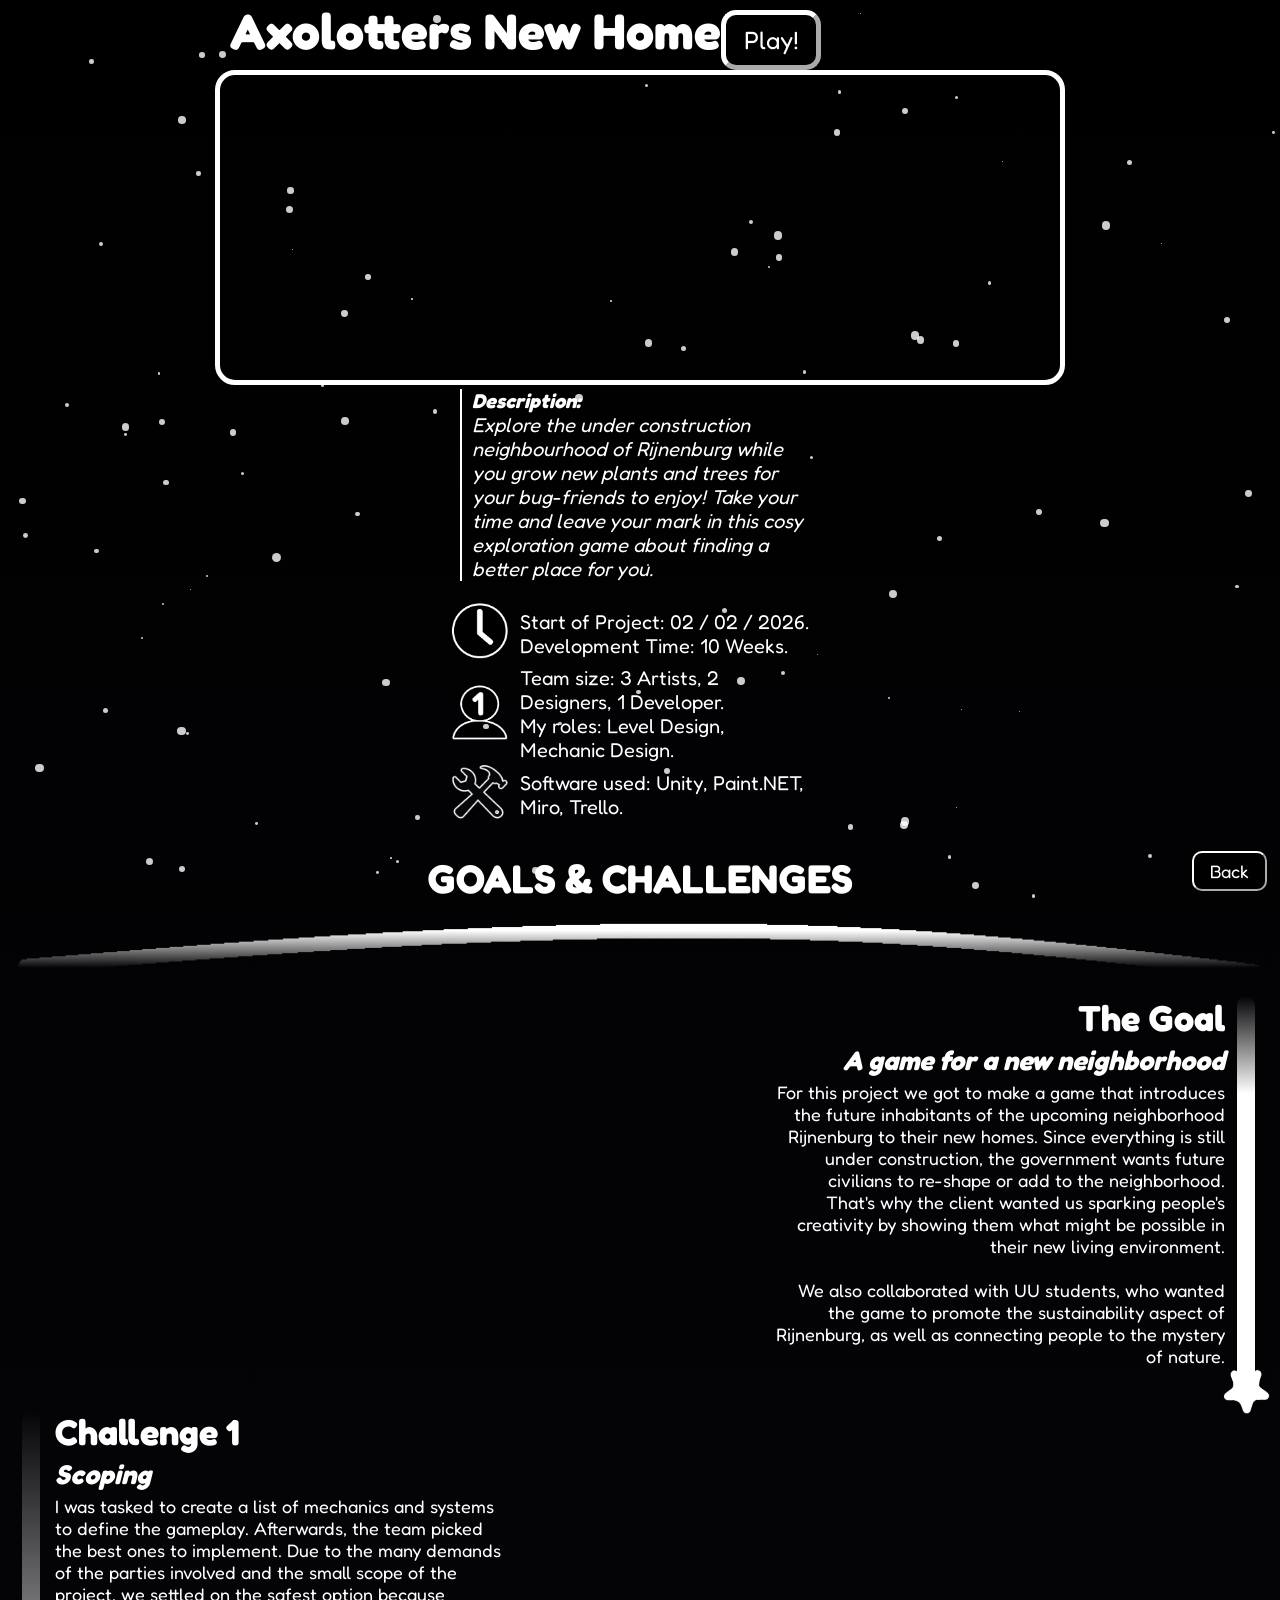
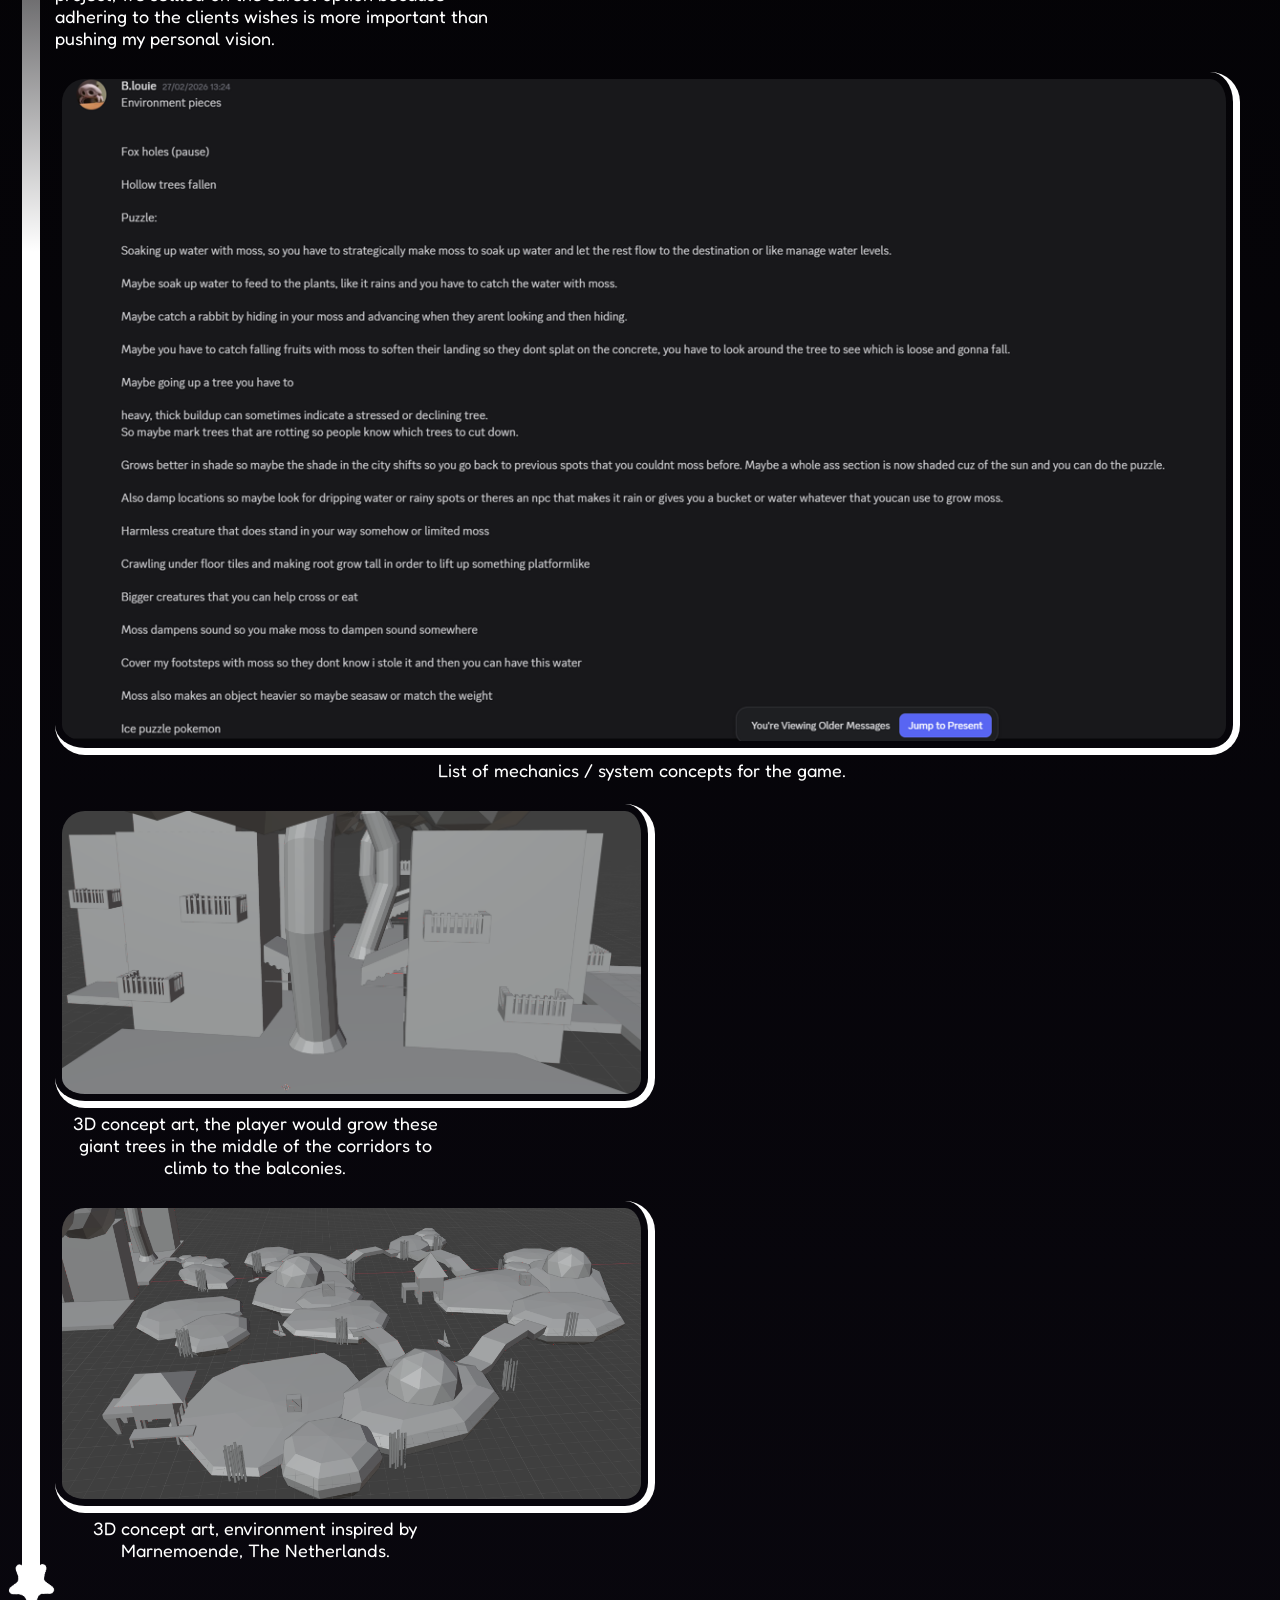
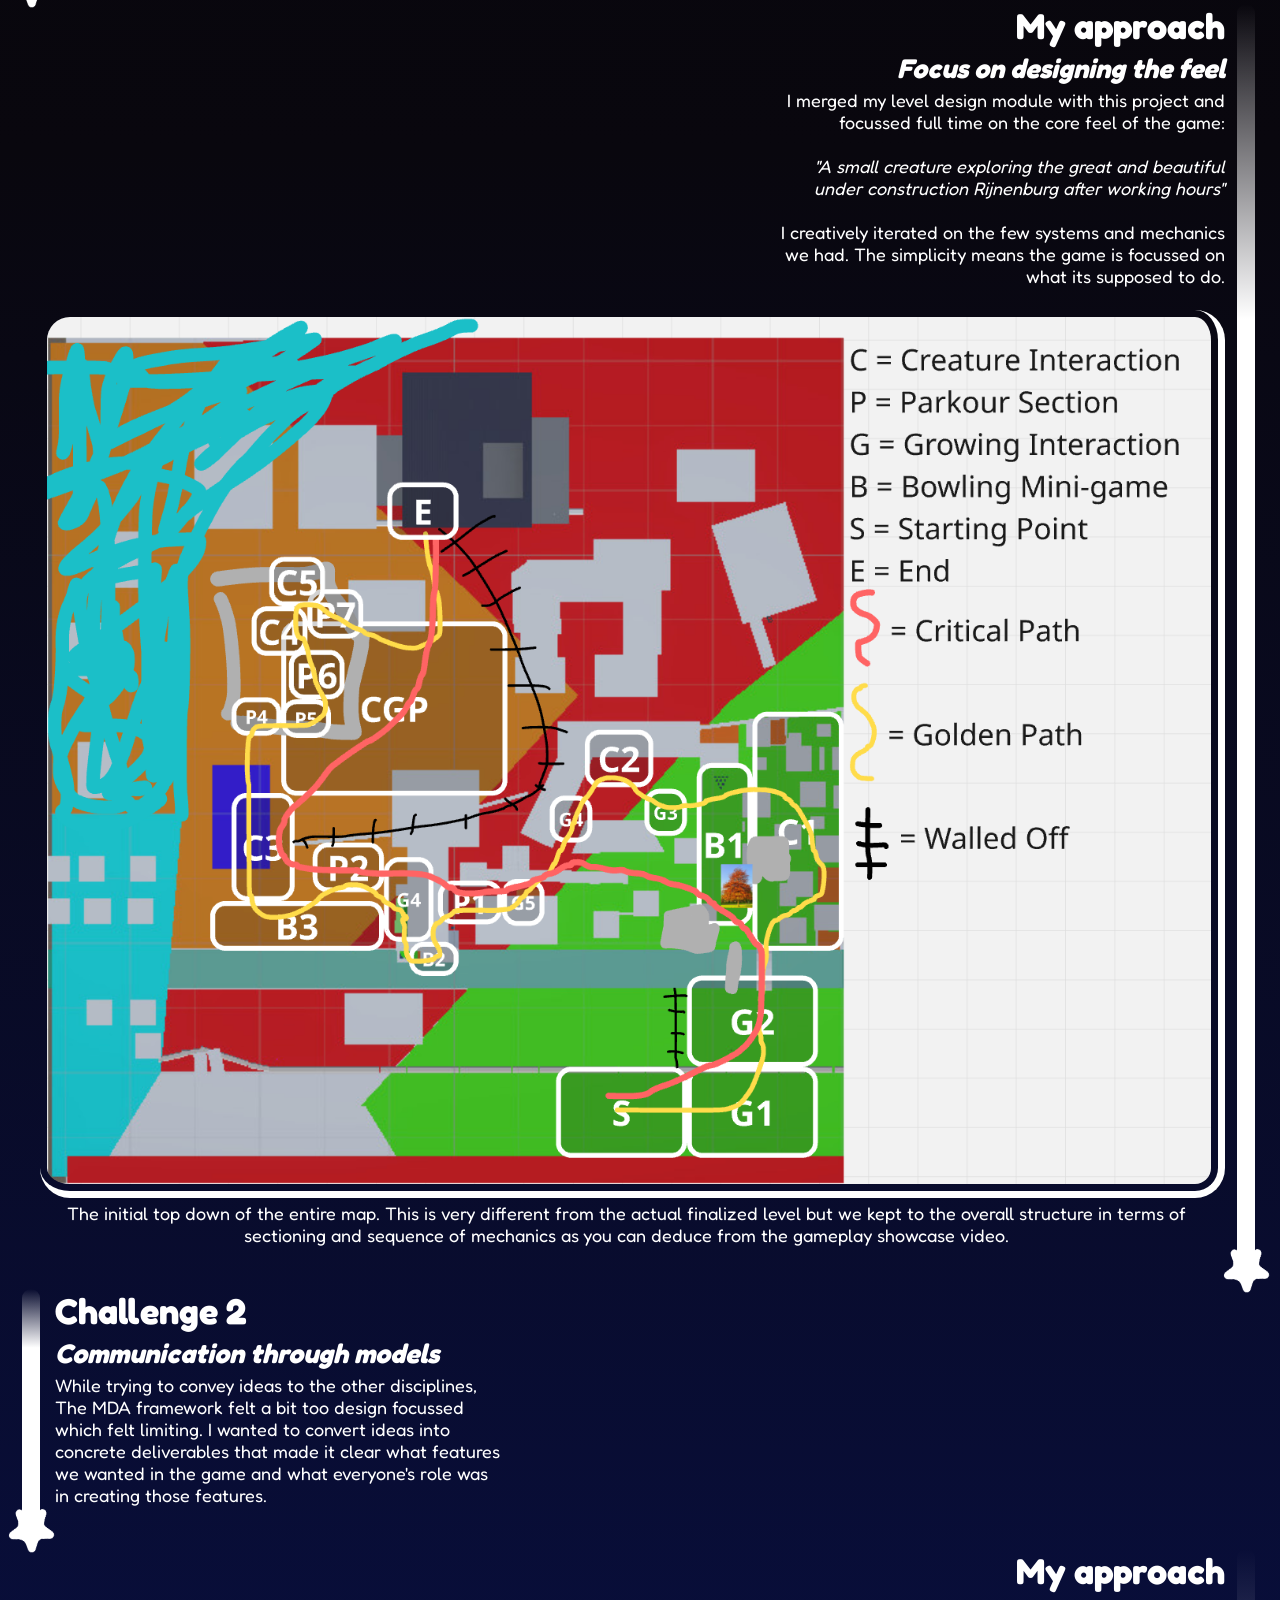
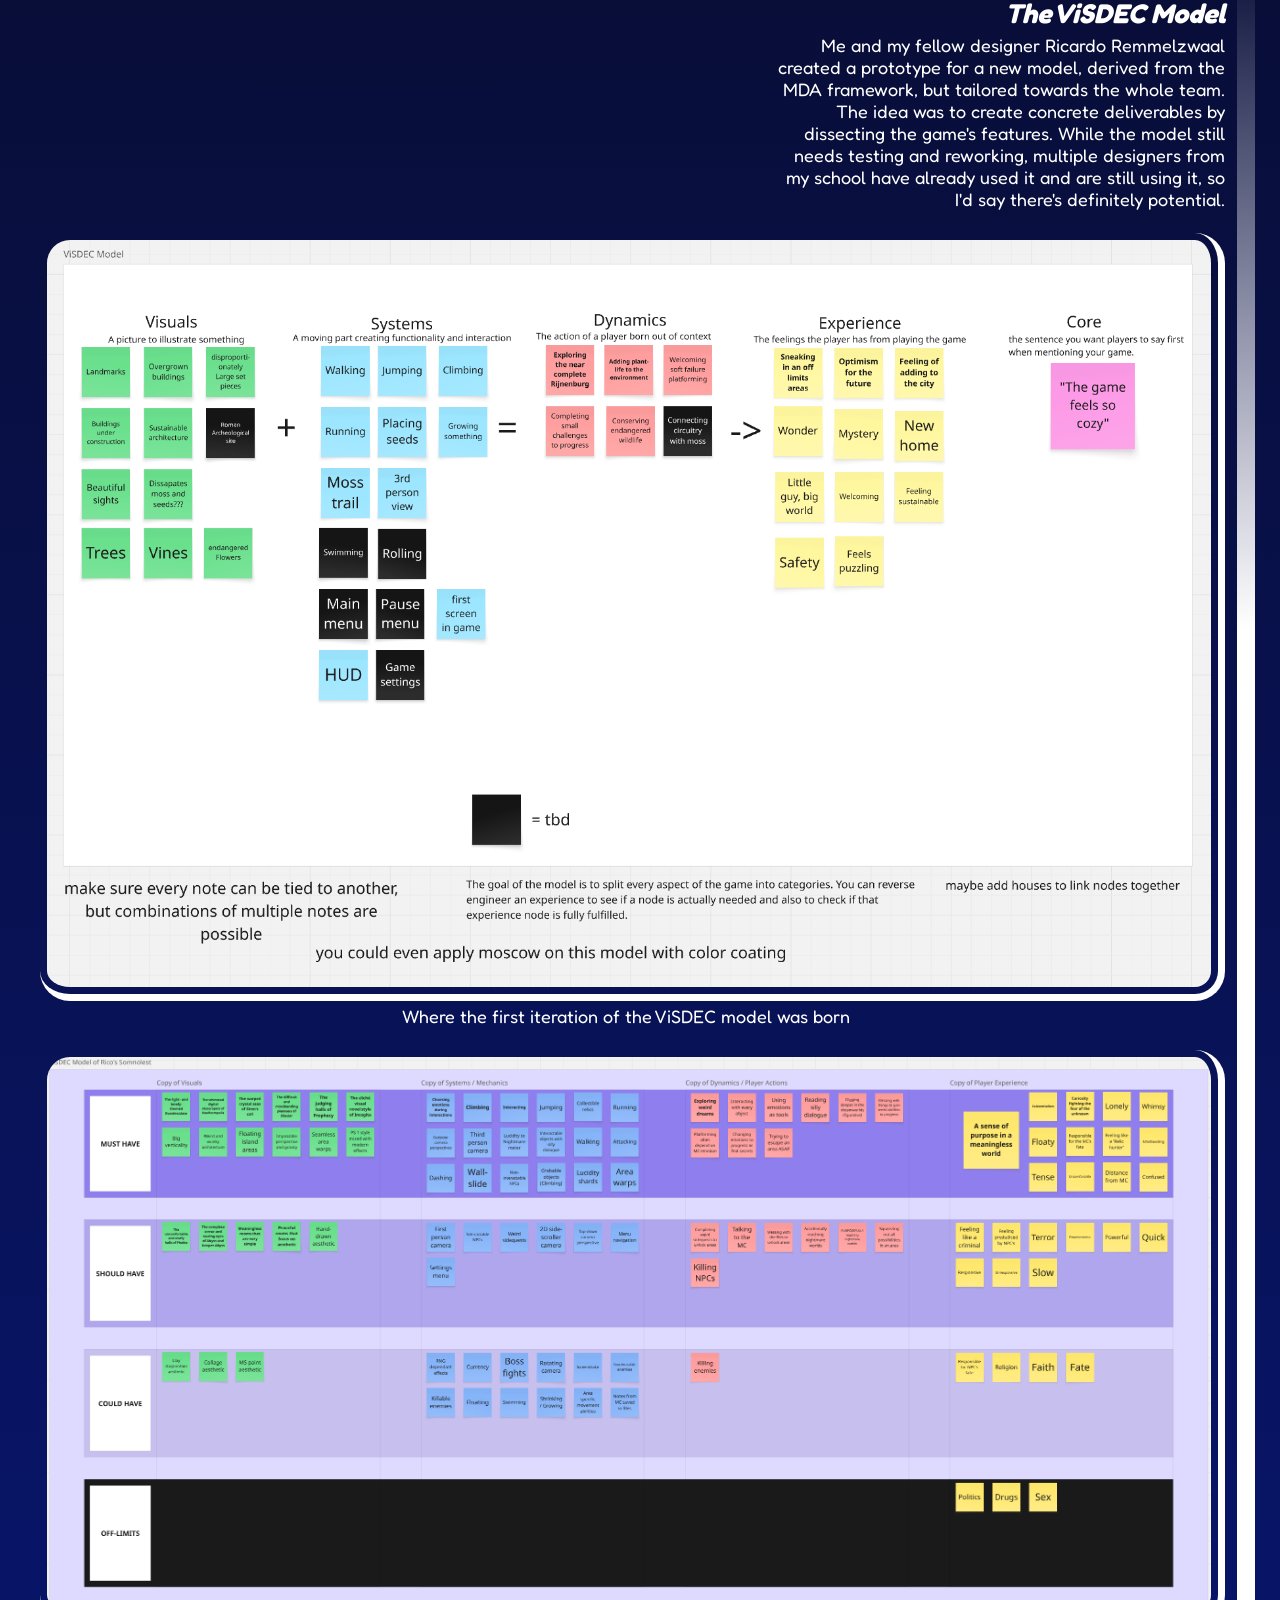
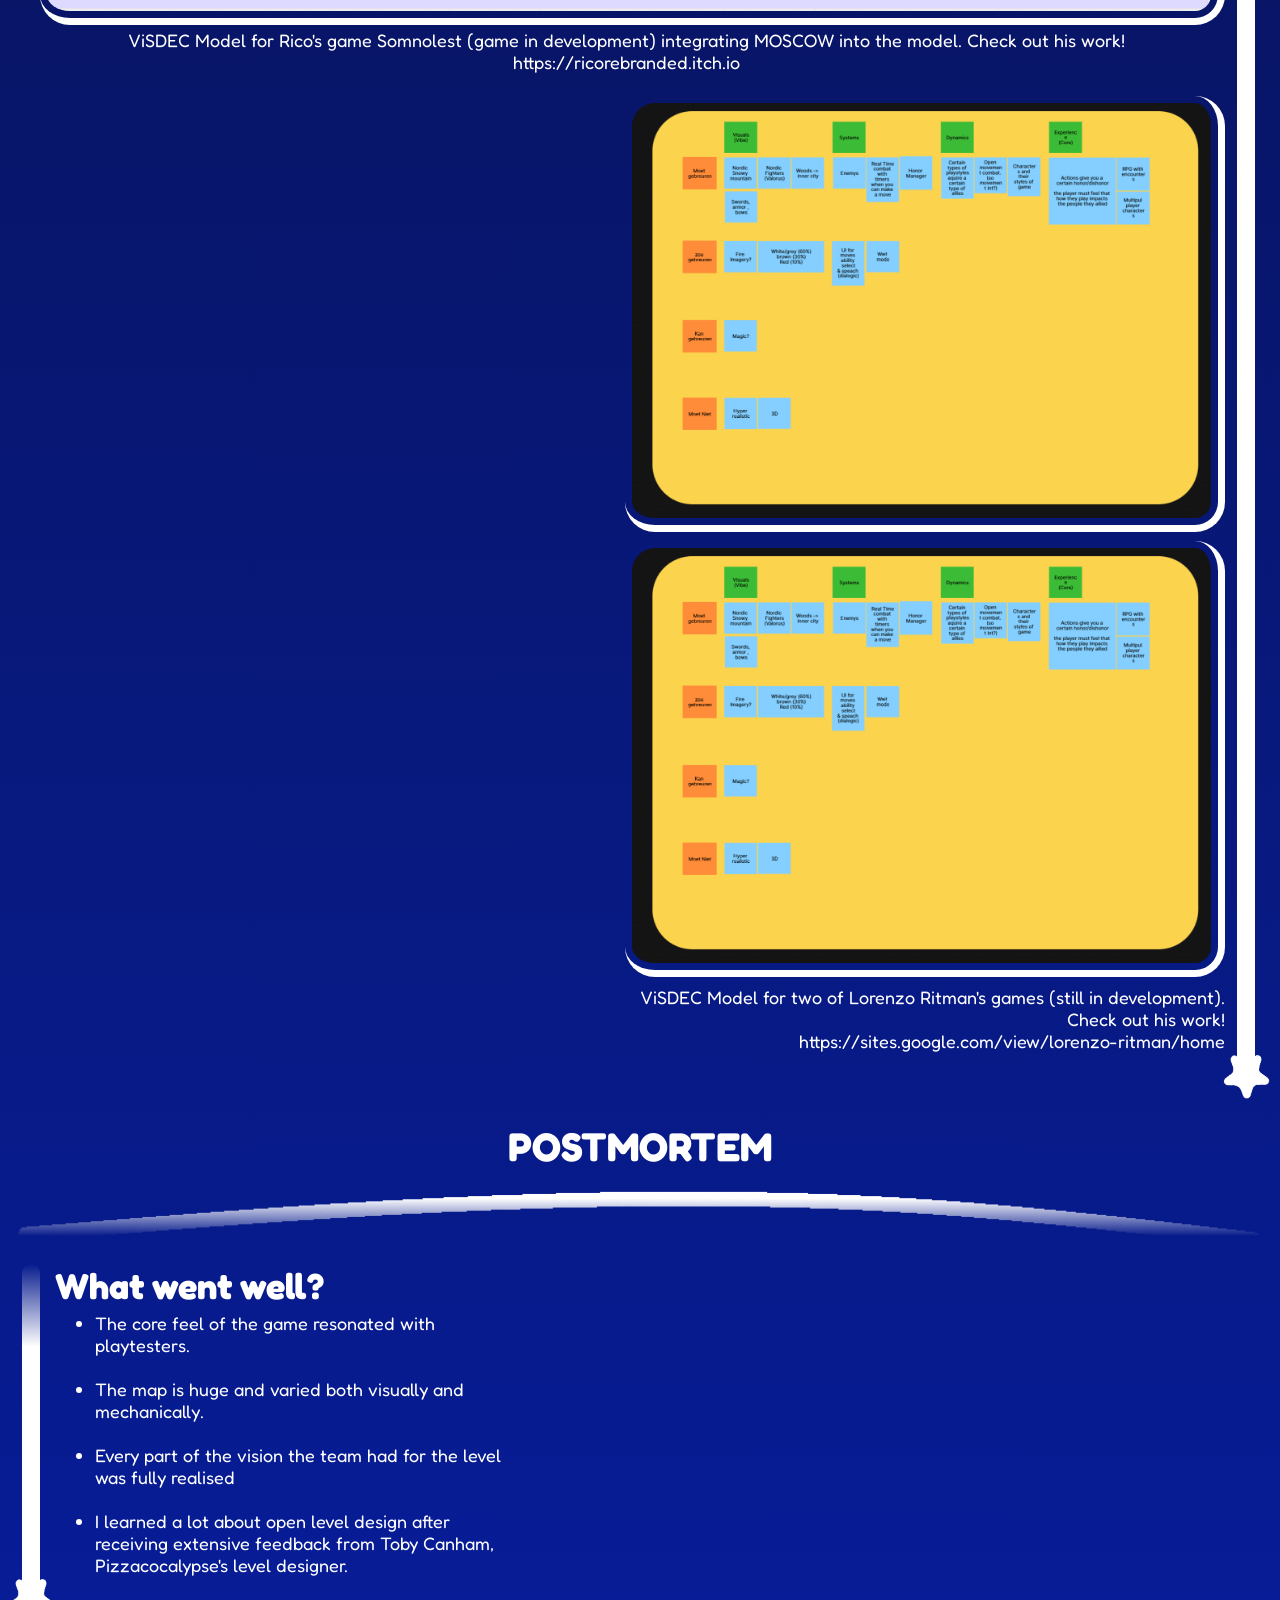
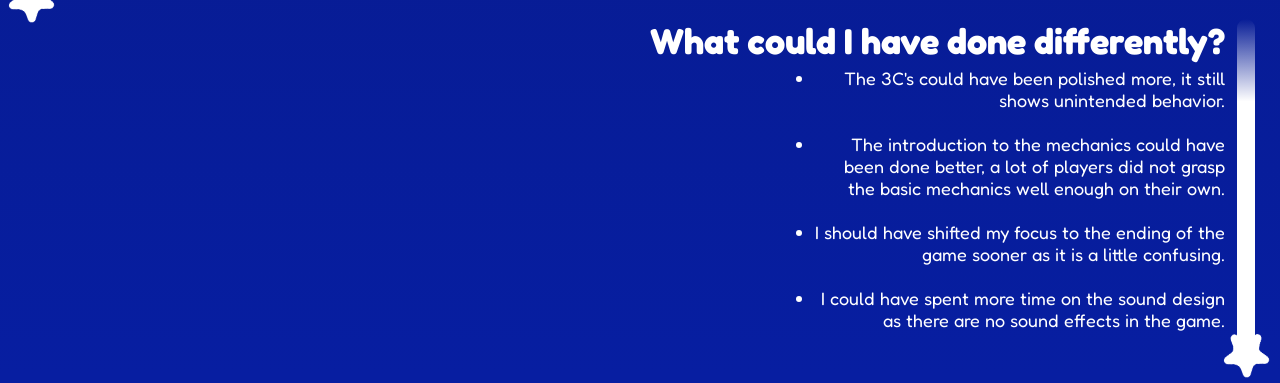
<file: rijnenburg.html>
<!DOCTYPE html>
<html lang="en">
<head>
  <meta charset="UTF-8">
  <meta name="viewport" content="width=device-width, initial-scale=1.0">
  <title>Rijnenburg</title>
  <link href="rijnenburg.css" rel="stylesheet">
</head>

<body>
  <link rel="preconnect" href="https://fonts.gstatic.com" crossorigin>
  <link href="https://fonts.googleapis.com/css2?family=Fredoka:wght@300..700&display=swap" rel="stylesheet">

    <a href="https://starshii.github.io/gameportfolio.html">
      <button class="BackButton">Back</button>
    </a>

    <div class="Container">

      <div class="GameTitle">
          <h4 class="Title">
            Axolotters New Home           
            <a href="https://ricorebranded.itch.io/growing-community">  
              <button class="PlayButton" >Play!</button>
           </a>
          </h4>       

      </div>


      <div class="DescriptionBox">

        <div class="GameplayVideoDiv">
          <iframe class="GameplayShowcaseVideo" 
          width="560" 
          height="315" 
          src="https://www.youtube.com/embed/57c7lm8VVgk?si=Dh-TaqmoI8QTFa1t" 
          title="YouTube video player" 
          frameborder="0" 
          allow="accelerometer; autoplay; clipboard-write; encrypted-media; gyroscope; picture-in-picture; web-share" 
          referrerpolicy="strict-origin-when-cross-origin" allowfullscreen>
        </iframe>
        </div>

        <div class="DescriptionDivContainer">

          <div class="DescriptionDiv">
            <p class="DescriptionTextDiv">
              <b>Description:</b> <br>
                Explore the under construction neighbourhood of Rijnenburg while you grow new plants and trees for your bug-friends to enjoy! Take your time and leave your mark in this cosy exploration game about finding a better place for you.             </p>
          </div>
            
          <div class="DescriptionDiv">
            <div> 
              <image width=60px src="clock2.png"></image>
            </div>
            <div class="DescriptionIconText">Start of Project: 02 / 02 / 2026.<br>Development Time: 10 Weeks.</div>
          </div>

          <div class="DescriptionDiv">
            <div> 
              <image width=60px src="people1black.png"></image>
            </div>
            <div class="DescriptionIconText">Team size: 3 Artists, 2 Designers, 1 Developer.<br> My roles: Level Design, Mechanic Design.</div>
          </div>
        
          <div class="DescriptionDiv">
            <div> 
              <image width=60px src="toolsicon.png"></image>
            </div>
            <div class="DescriptionIconText">Software used: Unity, Paint.NET, Miro, Trello.</div>
          </div>
          
        </div>

        <div class="Divider">
          <h1>GOALS & CHALLENGES</h1>
          <img class="DividerPNG" src="linedivider.png">
        </div>

        <div class="ChallengeBox">



            <div class="ChallengeBoxDiv">

              <div class="ChallengeTitleDiv">
                <h1 class="ChallengeTitle IsRight">The Goal</h1>
              </div>
              
              <div class="ChallengeSubDiv">
                <h2 class="ChallengeSub IsRight" style="font-style: italic;">A game for a new neighborhood</h2>
              </div>

              <div class="ParagraphDiv">
                <p class="Paragraph IsRight">
                  For this project we got to make a game that introduces the future inhabitants of the upcoming neighborhood Rijnenburg to their new homes. Since everything is still under construction, the government wants future civilians to re-shape or add to the neighborhood. That's why the client wanted us sparking people's creativity by showing them what might be possible in their new living environment. 
                  <br> <br>
                  We also collaborated with UU students, who wanted the game to promote the sustainability aspect of Rijnenburg, as well as connecting people to the mystery of nature.
                </p>
              </div>

            </div>

            <div class="FallingStar"></div>
          </div>

          <img class="StarPNG IsRight" src="starpng.png">
                      
        

          <div class="ChallengeBox">

            <div class="FallingStar"></div>

            <div class="ChallengeBoxDiv">

              <div class="ChallengeTitleDiv">
                <h1 class="ChallengeTitle">Challenge 1</h1>
              </div>
              
              <div class="ChallengeSubDiv">
                <h2 class="ChallengeSub" style="font-style: italic;">Scoping</h2>
              </div>

              <div class="ParagraphDiv">
                <p class="Paragraph">
                  I was tasked to create a list of mechanics and systems to define the gameplay. Afterwards, the team picked the best ones to implement. Due to the many demands of the parties involved and the small scope of the project, we settled on the safest option because adhering to the clients wishes is more important than pushing my personal vision.
               </p>
              </div>

              <div class="ExampleVideoDiv"> 
                <img class="ExampleVideo" src="screenshot possible mechanics.png" >
                <p class="VideoSubText" style="width: 99%;">
                  List of mechanics / system concepts for the game.         
                </p>
              </div>


              <div class="ExampleVideoDiv"> 
                <img class="ExampleVideo" src="screenshot_l1-1.png" width="600px">
                <p class="VideoSubText" style="width: 400px;">
                  3D concept art, the player would grow these giant trees in the middle of the corridors to climb to the balconies.         
                </p>
              </div>


              <div class="ExampleVideoDiv"> 
                <img class="ExampleVideo" src="screenshot_L1-2.png" width="600px">
                <p class="VideoSubText" style="width: 400px;" >
                  3D concept art, environment inspired by Marnemoende, The Netherlands.
                </p>
              </div>

            </div>

          </div>

          <img class="StarPNG" src="starpng.png">


          <div class="ChallengeBox">

            <div class="ChallengeBoxDiv">

              <div class="ChallengeTitleDiv">
                <h1 class="ChallengeTitle IsRight">My approach</h1>
              </div>
              
              <div class="ChallengeSubDiv">
                <h2 class="ChallengeSub IsRight" style="font-style: italic;">Focus on designing the feel</h2>
              </div>

              <div class="ParagraphDiv">
                <p class="Paragraph IsRight">
                  I merged my level design module with this project and focussed full time on the core feel of the game: 
                  <br> 
                  <br>
                  <i>"A small creature exploring the great and beautiful under construction Rijnenburg after working hours"</i>
                  <br>
                  <br>
                  I creatively iterated on the few systems and mechanics we had. The simplicity means the game is focussed on what its supposed to do.               
                </p>
              </div>

            <div class="ExampleVideoDiv IsRight"> 
              <img class="ExampleVideo" src="screenshot l0 real.png">
              <p class="VideoSubText" style="width: 99%;">
              The initial top down of the entire map. This is very different from the actual finalized level but we kept to the overall structure in terms of sectioning and sequence of mechanics as you can deduce from the gameplay showcase video.
              </p>
            </div>

            
          </div>

            <div class="FallingStar"></div>
          </div>

          <img class="StarPNG IsRight" src="starpng.png">

            <div class="ChallengeBox">

            <div class="FallingStar"></div>

            <div class="ChallengeBoxDiv">

              <div class="ChallengeTitleDiv">
                <h1 class="ChallengeTitle">Challenge 2</h1>
              </div>
              
              <div class="ChallengeSubDiv">
                <h2 class="ChallengeSub" style="font-style: italic;">Communication through models</h2>
              </div>

              <div class="ParagraphDiv">
                <p class="Paragraph">
                  While trying to convey ideas to the other disciplines, The MDA framework felt a bit too design focussed which felt limiting. I wanted to convert ideas into concrete deliverables that made it clear what features we wanted in the game and what everyone's role was in creating those features.               
                </p>
              </div>

            </div>

          </div>

          <img class="StarPNG" src="starpng.png">

          
        <div class="ChallengeBox">

          <div class="ChallengeBoxDiv">

            <div class="ChallengeTitleDiv">
              <h1 class="ChallengeTitle IsRight">My approach</h1>
            </div>
            
            <div class="ChallengeSubDiv">
              <h2 class="ChallengeSub IsRight" style="font-style: italic;">The ViSDEC Model</h2>
            </div>

            <div class="ParagraphDiv">
              <p class="Paragraph IsRight">
                Me and my fellow designer Ricardo Remmelzwaal created a prototype for a new model, derived from the MDA framework, but tailored towards the whole team. The idea was to create concrete deliverables by dissecting the game's features. While the model still needs testing and reworking, multiple designers from my school have already used it and are still using it, so I'd say there's definitely potential.
              </p>
            </div>

            <div class="ExampleVideoDiv IsRight"> 
              <img class="ExampleVideo" src="ViSDEC_initial.png">
              <p class="VideoSubText" style="width: 99%;">
               Where the first iteration of the ViSDEC model was born
              </p>
            </div>

            <div class="ExampleVideoDiv IsRight"> 
              <img class="ExampleVideo" src="Rico_ViSDEC.png">
              <p class="VideoSubText" style="width: 99%;">
               
              ViSDEC Model for Rico's game Somnolest (game in development) integrating MOSCOW into the model. Check out his work! 
              <br> 
              https://ricorebranded.itch.io
              </p>
            </div>

            <div class="ExampleVideoDiv IsRight"> 
              <img class="ExampleVideo" src="lorenzo visdec 2.png" width="600px">
            </div>

            <div class="ExampleVideoDiv IsRight"> 
              <img class="ExampleVideo" src="lorenzo visdec 1.png" width="600px">

            </div>

            <p class="VideoSubText IsRight" style="width: 50%;">
               
              ViSDEC Model for two of Lorenzo Ritman's games (still in development). Check out his work! 
              <br> 
              https://sites.google.com/view/lorenzo-ritman/home
              </p>
          </div>
            <div class="FallingStar"></div>
        </div>


        <img class="StarPNG IsRight" src="starpng.png">
      
        
      

      <div class="Divider">
        <h1>POSTMORTEM</h1>
        <img class="DividerPNG" src="linedivider.png">
      </div>


            <div class="ChallengeBox">

            <div class="FallingStar"></div>

            <div class="ChallengeBoxDiv">

              <div class="ChallengeTitleDiv">
                <h1 class="ChallengeTitle">What went well?</h1>
              </div>

              <div class="ParagraphDiv">
                  <ul class="Paragraph">
                    <li>The core feel of the game resonated with playtesters.</li>
                    <br>
                    <li>The map is huge and varied both visually and mechanically.</li>
                    <br>
                    <li>Every part of the vision the team had for the level was fully realised</li>
                    <br>
                    <li>I learned a lot about open level design after receiving extensive feedback from Toby Canham, Pizzacocalypse's level designer.</li>
                  </ul>
              </div>

            </div>

          </div>
          <img class="StarPNG" src="starpng.png">

          <div class="ChallengeBox">

          <div class="ChallengeBoxDiv">

            <div class="ChallengeTitleDiv">
              <h1 class="ChallengeTitle IsRight">What could I have done differently?</h1>
            </div>

            <div class="ParagraphDiv">
              <ul class="Paragraph IsRight">
                <li>The 3C's could have been polished more, it still shows unintended behavior.</li>
                <br>
                <li>The introduction to the mechanics could have been done better, a lot of players did not grasp the basic mechanics well enough on their own.</li>
                <br>
                <li>I should have shifted my focus to the ending of the game sooner as it is a little confusing.</li>
                <br>
                <li>I could have spent more time on the sound design as there are no sound effects in the game.</li>
              </ul>

            </div>
          </div>
            <div class="FallingStar"></div>
        </div>


        <img class="StarPNG IsRight" src="starpng.png">


      <script>
    // Create multiple stars dynamically
    function createStars() {
      const numberOfStars = 100;
      for (let i = 0; i < numberOfStars; i++) {
        const star = document.createElement('div');
        star.classList.add('star');

        // Random size, position, and animation duration for each star
        const size = Math.random() * 8 + 1;
        star.style.width = `${size}px`;
        star.style.height = `${size}px`;
        star.style.left = `${Math.random() * 100}vw`;
        star.style.top = `${Math.random() * 100}vh`;

        // Random twinkle speed
        star.style.animationDuration = `${Math.random() * 2 + 1}s`;

        document.body.appendChild(star);
      }
    }

    createStars();
  </script>
    </div>

</body>

<style>


    .star {
      position: fixed;
      background: rgb(255, 255, 255);
      border-radius: 50%;
      opacity: 0.8;
      animation: twinkle 2s infinite ease-in-out;
    }

    @keyframes twinkle {
      0%, 100% {
        opacity: 0.8;
      }
      50% {
        opacity: 0.3;
      }
    }

    @keyframes moveStars {
      from {
        transform: translateY(0);
      }
      to {
        transform: translateY(100vh);
      }
    }
</style>
</file>
<file: aboutmestyle.css>
* {
    box-sizing: border-box;
}

html {
    width: 100%;
}

body {
    margin: 0;
    padding: 0;

    background-color: rgb(7, 30, 161);

    background-image: linear-gradient(
        to bottom,
        black 0%,
        rgb(9, 7, 14) 40%,
        rgb(7, 30, 161) 100%
    );

    background-repeat: no-repeat;

    overflow-x: hidden;
}
.Container{
    padding: 0px;
    margin: 0px;
    display: flex;
    flex-wrap: wrap;
    flex-direction: row;
    justify-content: center;
    max-width: 100%;
    color: white;
    font-family: "Fredoka", sans-serif;
    font-size: 18px;
    padding-left: 10px;
    padding-right: 10px;
}

.GameTitle{
    display: flex;

    width: 100%;
    height: fit-content;

    box-sizing: border-box;
    font-size: 50px;
    font-family: "Fredoka", sans-serif;
}
.PlayButton{
    border-color: white;
    color: white;
    font-family: "Fredoka", sans-serif;
    border-width: 5px;
    border-radius: 15px;
    background-color: black;
    font-size: 25px;
    width: 100px;
    height: 60px;
    
}

.PlayButton:hover{
    background-color: white;
    border-color: rgb(0, 0, 0);
    color: rgb(0, 0, 0);
}

.BackButton{
    border-color: white;
    color: white;
    font-family: "Fredoka", sans-serif;
    border-width: 2px;
    border-radius: 10px;
    background-color: black;
    font-size: 18px;
    position: fixed;
    width: 75px;
    height: 40px;

    bottom: 9px;
    right: 1%;
    z-index: 1;
}

.BackButton:hover{
    background-color: white;
    border-color: rgb(0, 0, 0);
    color: rgb(0, 0, 0);
}


.Title{
    width: 100%;
    max-width: 1250px;
    
    display: flex;
    margin: auto;


}

.DescriptionBox {
    display: flex;
    flex-wrap: wrap;
    justify-content: center;

    width: 100%;
    max-width: 1300px;

    box-sizing: border-box;
}

.DescriptionDivContainer{
    display: flex;
    flex-wrap: wrap;
    width: 400px;
    margin-left: 20px;
    min-width: 0;

}

.GameplayVideoDiv{
    width: 850px;
    max-width: 100%;
    box-sizing: border-box;
    min-width: 0;
}

.GameplayShowcaseVideo{
    width: 100%;
    aspect-ratio: 16/9;
    
    border: 5px solid rgb(255, 255, 255);
    border-radius: 20px;
        box-sizing: border-box;
}

.DescriptionDiv{
    display: flex; 
    flex-direction: row; 
    flex-wrap: nowrap; 
    width: 400px;
    font-size: 20px;
    align-items: center;
}

.DescriptionTextDiv{
    width: 400px;
    margin-left: 10px;
    border-left: 2px solid white;
    padding-left: 10px;
    margin-top: 0px;
    font-style: italic;
    height: fit-content;

}

.DescriptionIconText{
    display: flex;
    align-items: center;
    margin-left: 10px;
}

.Divider{
    display: flex;
    flex-wrap: wrap;
    width: 100%;
    max-width: 1300px;
   
    font-size: 20px;
    justify-content: center;
}

.DividerPNG{
    width: 100%;
    margin-top: -25px;
}

.ChallengeBox{
    display: flex;
    width: 100%;
    height: fit-content;
    flex-wrap: nowrap;
    padding-left: 15px;
    padding-right: 15px;
    box-sizing: border-box;
}

.FallingStar{
    width: 19px;
    margin-left: -3px;
    border-radius: 40px;
    background-image: linear-gradient(transparent 0%, white 25%);
}

.StarPNG{
    margin-top: -18px;
    margin-right:auto;
    width: 45px;
    transform: rotate(35deg);
}

.ChallengeBoxDiv{
    display: flex;
    flex-wrap: wrap;
    flex-direction: row;
    
    
    margin-left: 15px;
    margin-right: 15px;
    width: 100%;
    height: auto;
    gap: 5px;
}

.ChallengeTitleDiv{
    display: flex;
    width: 100%;
    height: fit-content;  
}

.ChallengeTitle{
    height: fit-content;  
    margin-top: 0px;
    margin: 0px;
}

.ChallengeSubDiv{
    display: flex;
    flex-wrap: wrap;
    width: 100%;
    height: fit-content;
}

.ChallengeSub{
    width: fit-content;
    height: fit-content;
    flex-basis:max-content;
    margin: 0px;
}

.ParagraphDiv{
    display: flex;
    width: 100%;
    height: fit-content;
}

.Paragraph{
    max-width: 450px;
    width: 100%;
    min-width:0px;
    height: fit-content;
    margin-top: 0;
    
}

.ExampleVideoDiv{
    max-width: 100%;
}

.VideoSubText{
    
    width: 350px;
    max-width: 100%;
    margin-top: 0px;
    text-align: center;
}


.SubText{
    padding-top: 8px;
    font-family: "Fredoka", sans-serif;
    font-size: 20px;
    font-style: italic;
    color: white;
    text-align: center;
}

.ExampleVideo{
    border-right: 7px solid white;
    border-bottom: 7px solid white;
    padding: 7px;
    max-width: 100%;
    border-radius: 30px;
}

.IsRight{
    margin-left:auto;
    margin-right: 0px;
    text-align: right;
}


@media(max-width: 1290px) {
    .GameTitle{
        display: flex;
        max-width: 820px;
        margin: auto;
    }
    .Title{
        margin-left:0px;
        flex-wrap: wrap;
    }
}

@media(max-width: 1270px) {
    
    .Container{
        flex-direction: column;
    }
    
    .GameTitle{
        display: flex;
        max-width: 820px;
        margin: auto;
    }
    .Title{
        margin-left:0px;
        flex-wrap: wrap;
    }
    
    .DescriptionDiv{
    display: flex; 
    flex-direction: row; 
    flex-wrap: nowrap; 
    width: 400px;
    max-width: 100%;

    font-size: 20px;
    align-items: center;
}
}
</file>
<file: bugboarding.css>
body{
    padding:3px;
    margin:0;
    background-image: linear-gradient(to bottom, black, rgb(9, 7, 14), rgb(7, 30, 161));
}

.thumbnaildiv { 
    position: relative; 
    margin-left: auto; 
    margin-right: auto; 
    width: 100%;

    height: 700px;

    background-image: url('bugboardingthumb.png'); 
    background-size:cover; 
    background-position: center;
    background-repeat: no-repeat;

    z-index: 0;
}

.gradientoverlay {
    position: absolute;
    left: 0;
    bottom: 0;
    width: 100%;
    height: 60%;

    background: linear-gradient(
        to bottom,
        transparent,
        black
    );

    pointer-events: none;
    z-index: 1;
}

.playbutton{
    border-color: white;
    color: white;
    font-family: "Fredoka", sans-serif;
    border-width: 5px;
    border-radius: 10px;
    background-color: black;
    font-size: 30px;
    position: absolute;
    width: 200px;
    height: 75px;
    top: 80%;
    right: 10px;
        z-index: 2;
}

.playbutton:hover{
    position: absolute;
    background-color: white;
    border-color: rgb(0, 0, 0);
    color: rgb(0, 0, 0);

}

.teamsize{
    position:absolute;
    width: 70px;
    height: 70px;
    top: 55%;
    left: 25px;
        z-index: 1;
}

.time{
    position:absolute;
    width: 70px;
    height: 70px;
    top: 68%;
    left: 25px;
         z-index: 1;
}

.title{
    font-family: "Fredoka", sans-serif;
    color:white;
    font-size: 60px;
    position: absolute;
    top: 70%;
    left: 30px;
        z-index: 1;;
    
}

.countTime{
    font-family: "Fredoka", sans-serif;
    color:white;
    font-size: 30px;
    position: absolute;
    top: 67%;
    left: 100px;
        z-index: 1;
    
}

.back{
    border-color: white;
    color: white;
    font-family: "Fredoka", sans-serif;
    border-width: 5px;
    border-radius: 10px;
    background-color: black;
    font-size: 20px;
    position: fixed;
    width: 100px;
    height: 50px;
    top: 1%;
    left: 10px;
        z-index: 2;
}

.back:hover{
    background-color: white;
    border-color: rgb(0, 0, 0);
    color: rgb(0, 0, 0);
}




.Overview{
    display: grid;
    text-align: center;
    font-size: 80px;
    width: 100%;
    height: 1%;
    font-family: "Fredoka", sans-serif;
    color: white;
}


.summary{
    display: grid;
    gap: 3em;
    grid-auto-columns: 500px;
    grid-template-rows: 1fr;
    justify-content: center;
    grid-template-areas:
    "box-1a box-1a"
    "box-1 box-2"
    "box-3 box-4";


    font-family: "Fredoka", sans-serif;
    color:white;
    font-size: 30px;
}



.GoalsTitle{
    display: grid;
    text-align: center;
    font-size: 80px;
    width: 100%;
    height: 1%;
    font-family: "Fredoka", sans-serif;
    color: white;
}

.Andrea{
    display: grid;
    gap: 1em;
    grid-auto-columns: 500px;
    grid-auto-rows: auto;

    justify-content: center;
    grid-template-areas:
    "box-6 box-7"
    "box-6 box-7a"
    "box-6 box-7b"
    "box-6 box-7c"
    "box-8 box-9";

    
    font-family: "Fredoka", sans-serif;
    color:white;
    font-size: 30px;
}



.PostMortem{

    display: grid;
    text-align: center;
    font-size: 80px;
    width: 100%;
    height: 1%;
    font-family: "Fredoka", sans-serif;
    color: rgb(100, 110, 255);
}

.Angel{
    display: grid;
    gap: 3em;
    grid-auto-columns: 500px;
    justify-content: center;
    grid-template-areas:
    "box-10 box-11";

    border-right: 9px solid transparent;
    border-image: linear-gradient(rgb(0,0,0,0), white) 1;
    font-family: "Fredoka", sans-serif;
    color:white;
    font-size: 30px;
}


.linedivider{
    margin-top: -100px;
    position: relative;
    margin-left: auto;
    margin-right: auto;
}

.imgwithborder{
    padding: 10px;
    height: 560px;
    width: 490px;
    display: block;
    border-right: 20px solid white;
    border-bottom: 20px solid white;
    border-radius: 10%;

    
}


@media(max-width: 600px){
    .text{
        font-size: 20px;
        grid-template-areas:
            "box-1a"
            "box-1"
            "box-2"
            "box-3"
            "box-4";
    }

    .Andrea{
        font-size: 20px;
        grid-template-areas:
            "box-5"
            "box-6"
            "box-7"
            "box-7a"
            "box-7b"
            "box-7c"
            "box-8"
            "box-9";
    }

    .Angel{
        font-size: 20px;
        grid-template-areas:
            "box-10" "box-11";
    }

    .playbutton{
        display: flex;
    }

    .video{
        width: 500px;
    }
}

.sneakyRay{
    width: 500px;
}
</file>
<file: bugboardingfake.css>
body{
    height: 5000px;
    margin: 5px;
    padding: 0;
    background-image: linear-gradient(to bottom, black, rgb(9, 7, 14), rgb(7, 30, 161));
    background-repeat: no-repeat;
    background-attachment: scroll;
}

.page{
    width: 100%;
    overflow: hidden;
}

.container{
    
    width: 1600px;
    margin: auto;
    margin-top: 20px;
        
    display: grid;
    gap: 4.5px;

    grid-template-columns: repeat(24, 50px);
    grid-template-rows: repeat(90, 50px);

    transform-origin: top-left;
    --scale: min(1, calc(100vw / 1600px));

    transform: scale(var(--scale));
}

.Title{
    display: grid;
    grid-template-columns: max-content max-content;
    grid-area: 2 / 1 / 3 / 5;
    align-items: center;

    font-family: "Fredoka", sans-serif;
    font-style: bold;
    font-size: 50px;
    color:white;
    margin: 0;
    margin-top: -18px;
}

.PlayButton{
    display: grid;
    border-color: white;
    color: white;
    font-family: "Fredoka", sans-serif;
    border-width: 2px;
    border-radius: 10px;
    background-color: black;
    padding-top: 6px;
    font-size: 30px;
    width: 120px;
    height: 60px;
}

.BackButton{
    position: fixed;
    border-color: white;
    color: white;
    font-family: "Fredoka", sans-serif;
    border-width: 2px;
    border-radius: 10px;
    background-color: black;
    font-size: 30px;
    width: 100px;
    height: 50px;
} 


.GameplayShowcaseVideo{
    grid-area: 3 / 1 / 24 / 20;
    width: min(1000px, 95vw);
    aspect-ratio: 16/ 9;
    height: auto;
    border: 5px solid rgb(255, 255, 255);
    border-radius: 20px;
}

.DescriptionDiv{
    display: grid;
    grid-area: 3 / 20 / 8 / 26;


    padding: 5px;
    font-family: "Fredoka", sans-serif;
    font-style: italic;
    font-size: 23px;
    color:white;
    margin: 0;

    border-left: 2px solid white;
   
}

.ClockPNG{
    display: grid;
    grid-area: 8 / 20 / 9 / 22;
    margin-top: 16px;
}

.TimeDiv{
    display: grid;
    grid-area: 8 / 21 / 9 / 26;

    font-family: "Fredoka", sans-serif;
    font-style: bold;
    font-size: 23px;
    color:white;
    margin: 0;
    margin-left: 20px;
}

.People{
    display: grid;
    grid-area: 10 / 20 / 11 / 26;
    margin-top: 10px;
}

.TeamSizeDiv{
    display: grid;
    grid-area: 10 / 21 / 11 / 26;

    font-family: "Fredoka", sans-serif;
    font-style: bold;
    font-size: 23px;
    color:white;
    margin: 0;   
    margin-left: 20px;
    margin-top: -7px;
}

.ToolsPNG{
    display: grid;
    grid-area: 12 / 20 / 13 / 26;
    margin-top: 4px;
}

.ToolsDiv{
    display: grid;
    grid-area: 12 / 21 / 13 / 26;
    align-content: center;

    font-family: "Fredoka", sans-serif;
    font-style: bold;
    font-size: 23px;
    color:white;
    margin: 0;
    margin-left: 20px;
    margin-top: 20px;
}

.GoalsTitle{
    display: grid;
    grid-area: 23 / 9 / 8 / 26;
    align-items: center;

    font-family: "Fredoka", sans-serif;
    font-style: bold;
    font-size: 60px;
    color:white;
    margin: 0;
}

.PostMortem{
    display: grid;
    grid-area: 56 / 13;
    align-items: center;

    font-family: "Fredoka", sans-serif;
    font-style: bold;
    font-size: 60px;
    color:white;
    margin: 0;
    margin-left: -10px;
}

.Divider{
    display: grid;
    width: 1600px;
    grid-area: 16 / 1 / 27 / 9;
}

.Divider2{
    display: grid;
    width: 1600px;
    grid-area: 57 / 1;
}

.FallingStar{
    display: grid;

    width: 30px;
    height: 100%;
    
    background: linear-gradient(to bottom, transparent 0%, white 25%, white 100%);
    border-radius: 20px;
    
}

.StarPNG{
    display: grid;

    width: 70px;
    margin-left: -19px;
    transform: rotate(45deg);
   }

.HeaderTitle{
    display: grid;

    font-family: "Fredoka", sans-serif;
    font-style: bold;
    font-size: 35px;
    color:white;
    margin: 0;
}

.SubHeader{
    display: grid;
    
    font-family: "Fredoka", sans-serif;
    font-size: 26px;
    color: white;
    margin-top: 10px;
}

.TextBox{
    display: grid;

    font-family: "Fredoka", sans-serif;
    font-size: 23px;
    color: white;
    margin: 0;
    margin-bottom: -13px;
    border-bottom: 2px solid white;
}

.ExampleVideoDiv{
    display: grid;

    padding: 10px;
    border-right: 10px solid white;
    border-bottom: 10px solid white;
    border-radius: 50px;
}

.SubText{
    padding-top: 8px;
    font-family: "Fredoka", sans-serif;
    font-size: 20px;
    font-style: italic;
    color: white;
    text-align: center;
}

.ExampleVideo{
    display: grid;

    border-radius: 30px;
}

.FallingStar1{
    grid-area: 19 / 1 / 24 / 28;
}

.Star1{
    grid-area: 23 / 1;
}

.Challenge1{
    display: grid;
    grid-area: 19 / 2 / 33 / 8;
}

.Challenge1Sub{
    grid-area: 20 / 2 / 21 / 8;
}

.Challenge1-1Box{
    grid-area: 21 / 2 / 23 / 14;
}

.FallingStar2{
    grid-area: 24 / 28 / 40 / 28;
}

.Star2{
    grid-area: 39 / 28;
}

.Solution1{
    grid-area: 24 / 22;
}

.Solution1Sub{
    
    grid-area: 25 / 22 / 27 / 27;
}

.Solution1-1Box{
    grid-area: 26 / 22 / 28 / 26;

    margin-right: 10px;
}

.VideoDiv1{
    width: 400px;
    height: 450px;
    
    grid-area: 30 / 1; 
}

.VideoDiv2{
    width: 400px;
    height: 450px;
    
    grid-area: 30 / 11;
}

.VideoDiv3{
    width: 400px;
    height: 450px;
    
    grid-area: 30 / 21;
}

.FallingStar3{
    grid-area: 41 / 1 / 46 / 2;
}

.Star3{
    grid-area: 45 / 1;
}

.Challenge2{
    grid-area: 41 / 2 / 41 / 17;
}

.Challenge2Sub{
    grid-area: 42 / 2 / 42 / 17;
}

.Challenge2-1Box{
    grid-area: 43 / 2 / 45 / 13;
}

.FallingStar4{
    grid-area: 47 / 28 / 53 / 28;
}

.Star4{
    grid-area: 52 / 28;
}

.Solution2{
    grid-area: 47 / 25;
    text-align: right;
}

.Solution2Sub{
    text-align: right;
    grid-area: 48 / 24 / 48 / 26;
}

.Solution2-1Box{
    grid-area: 49 / 20 / 52 / 26;
    text-align: right;
    
}

.FallingStar5{
    grid-area: 60 / 1 / 66;
}

.Star5{
    grid-area: 65 / 1;
}

.WhatWentWell{
    grid-area: 60 / 2 / 60 / 12;
}

.WhatWentWellBox{
    margin-top: 9px;
    grid-area: 61 / 2 / 64 / 9;
}

.FallingStar6{
    grid-area: 60 / 28 / 71;
}

.Star6{
    grid-area: 70 / 28;
}

.WhatBetter{
    grid-area: 60 / 23;
}

.WhatBetterBox{
    grid-area: 63 / 23 / 69 / 26; 
}
</file>
<file: bugboardingreal.css>
* {
    box-sizing: border-box;
}

html {
    width: 100%;
}

body {
    margin: 0;
    padding: 0;

    background-color: rgb(7, 30, 161);

    background-image: linear-gradient(
        to bottom,
        black 0%,
        rgb(9, 7, 14) 40%,
        rgb(7, 30, 161) 100%
    );

    background-repeat: no-repeat;

    overflow-x: hidden;
}
.Container{
    padding: 0px;
    margin: 0px;
    display: flex;
    flex-wrap: wrap;
    flex-direction: row;
    justify-content: center;
    max-width: 100%;
    color: white;
    font-family: "Fredoka", sans-serif;
    font-size: 18px;
    padding-left: 10px;
    padding-right: 10px;
}

.GameTitle{
    display: flex;

    width: 100%;
    height: fit-content;

    box-sizing: border-box;
    font-size: 50px;
    font-family: "Fredoka", sans-serif;
}
.PlayButton{
    border-color: white;
    color: white;
    font-family: "Fredoka", sans-serif;
    border-width: 5px;
    border-radius: 15px;
    background-color: black;
    font-size: 25px;
    width: 100px;
    height: 60px;
    
}

.PlayButton:hover{
    background-color: white;
    border-color: rgb(0, 0, 0);
    color: rgb(0, 0, 0);
}

.BackButton{
    border-color: white;
    color: white;
    font-family: "Fredoka", sans-serif;
    border-width: 2px;
    border-radius: 10px;
    background-color: black;
    font-size: 18px;
    position: fixed;
    width: 75px;
    height: 40px;

    bottom: 9px;
    right: 1%;
    z-index: 1;
}

.BackButton:hover{
    background-color: white;
    border-color: rgb(0, 0, 0);
    color: rgb(0, 0, 0);
}


.Title{
    width: 100%;
    max-width: 1250px;
    
    display: flex;
    margin: auto;


}

.DescriptionBox {
    display: flex;
    flex-wrap: wrap;
    justify-content: center;

    width: 100%;
    max-width: 1300px;

    box-sizing: border-box;
}

.DescriptionDivContainer{
    display: flex;
    flex-wrap: wrap;
    width: 400px;
    margin-left: 20px;
    min-width: 0;

}

.GameplayVideoDiv{
    width: 850px;
    max-width: 100%;
    box-sizing: border-box;
    min-width: 0;
}

.GameplayShowcaseVideo{
    width: 100%;
    aspect-ratio: 16/9;
    
    border: 5px solid rgb(255, 255, 255);
    border-radius: 20px;
        box-sizing: border-box;
}

.DescriptionDiv{
    display: flex; 
    flex-direction: row; 
    flex-wrap: nowrap; 
    width: 400px;
    font-size: 20px;
    align-items: center;
}

.DescriptionTextDiv{
    width: 400px;
    margin-left: 10px;
    border-left: 2px solid white;
    padding-left: 10px;
    margin-top: 0px;
    font-style: italic;
    height: fit-content;

}

.DescriptionIconText{
    display: flex;
    align-items: center;
    margin-left: 10px;
}

.Divider{
    display: flex;
    flex-wrap: wrap;
    width: 100%;
    max-width: 1300px;
   
    font-size: 20px;
    justify-content: center;
}

.DividerPNG{
    width: 100%;
    margin-top: -25px;
}

.ChallengeBox{
    display: flex;
    width: 100%;
    height: fit-content;
    flex-wrap: nowrap;
    padding-left: 15px;
    padding-right: 15px;
    box-sizing: border-box;
}

.FallingStar{
    width: 19px;
    margin-left: -3px;
    border-radius: 40px;
    background-image: linear-gradient(transparent 0%, white 25%);
}

.StarPNG{
    margin-top: -18px;
    margin-right:auto;
    width: 45px;
    transform: rotate(35deg);
}

.ChallengeBoxDiv{
    display: flex;
    flex-wrap: wrap;
    flex-direction: row;
    
    
    margin-left: 15px;
    margin-right: 15px;
    width: 100%;
    height: auto;
    gap: 5px;
}

.ChallengeTitleDiv{
    display: flex;
    width: 100%;
    height: fit-content;  
}

.ChallengeTitle{
    height: fit-content;  
    margin-top: 0px;
    margin: 0px;
}

.ChallengeSubDiv{
    display: flex;
    flex-wrap: wrap;
    width: 100%;
    height: fit-content;
}

.ChallengeSub{
    width: fit-content;
    height: fit-content;
    flex-basis:max-content;
    margin: 0px;
}

.ParagraphDiv{
    display: flex;
    width: 100%;
    height: fit-content;
}

.Paragraph{
    max-width: 450px;
    width: 100%;
    min-width:0px;
    height: fit-content;
    margin-top: 0;
    
}

.ExampleVideoDiv{
    max-width: 100%;
}

.VideoSubText{
    width: 100%;
    max-width: 350px;
    margin-top: 0px;
    text-align: center;
}


.SubText{
    padding-top: 8px;
    font-family: "Fredoka", sans-serif;
    font-size: 20px;
    font-style: italic;
    color: white;
    text-align: center;
}

.ExampleVideo{
    border-right: 7px solid white;
    border-bottom: 7px solid white;
    padding: 7px;
    max-width: 100%;
    border-radius: 30px;
}

.IsRight{
    margin-left:auto;
    margin-right: 0px;
    text-align: right;
}


@media(max-width: 1290px) {
    .GameTitle{
        display: flex;
        max-width: 820px;
        margin: auto;
    }
    .Title{
        margin-left:0px;
        flex-wrap: wrap;
    }
}

@media(max-width: 1270px) {
    
    .Container{
        flex-direction: column;
    }
    
    .GameTitle{
        display: flex;
        max-width: 820px;
        margin: auto;
    }
    .Title{
        margin-left:0px;
        flex-wrap: wrap;
    }
    
    .DescriptionDiv{
    display: flex; 
    flex-direction: row; 
    flex-wrap: nowrap; 
    width: 400px;
    max-width: 100%;

    font-size: 20px;
    align-items: center;
}
}
</file>
<file: rijnenburg.css>
* {
    box-sizing: border-box;
}

html {
    width: 100%;
}

body {
    margin: 0;
    padding: 0;

    background-color: rgb(7, 30, 161);

    background-image: linear-gradient(
        to bottom,
        black 0%,
        rgb(9, 7, 14) 40%,
        rgb(7, 30, 161) 100%
    );

    background-repeat: no-repeat;

    overflow-x: hidden;
}
.Container{
    padding: 0px;
    margin: 0px;
    display: flex;
    flex-wrap: wrap;
    flex-direction: row;
    justify-content: center;
    max-width: 100%;
    color: white;
    font-family: "Fredoka", sans-serif;
    font-size: 18px;
    padding-left: 10px;
    padding-right: 10px;
}

.GameTitle{
    display: flex;

    width: 100%;
    height: fit-content;

    box-sizing: border-box;
    font-size: 50px;
    font-family: "Fredoka", sans-serif;
}
.PlayButton{
    border-color: white;
    color: white;
    font-family: "Fredoka", sans-serif;
    border-width: 5px;
    border-radius: 15px;
    background-color: black;
    font-size: 25px;
    width: 100px;
    height: 60px;
    
}

.PlayButton:hover{
    background-color: white;
    border-color: rgb(0, 0, 0);
    color: rgb(0, 0, 0);
}

.BackButton{
    border-color: white;
    color: white;
    font-family: "Fredoka", sans-serif;
    border-width: 2px;
    border-radius: 10px;
    background-color: black;
    font-size: 18px;
    position: fixed;
    width: 75px;
    height: 40px;

    bottom: 9px;
    right: 1%;
    z-index: 1;
}

.BackButton:hover{
    background-color: white;
    border-color: rgb(0, 0, 0);
    color: rgb(0, 0, 0);
}


.Title{
    width: 100%;
    max-width: 1250px;
    
    display: flex;
    margin: auto;


}

.DescriptionBox {
    display: flex;
    flex-wrap: wrap;
    justify-content: center;

    width: 100%;
    max-width: 1300px;

    box-sizing: border-box;
}

.DescriptionDivContainer{
    display: flex;
    flex-wrap: wrap;
    width: 400px;
    margin-left: 20px;
    min-width: 0;

}

.GameplayVideoDiv{
    width: 850px;
    max-width: 100%;
    box-sizing: border-box;
    min-width: 0;
}

.GameplayShowcaseVideo{
    width: 100%;
    aspect-ratio: 16/9;
    
    border: 5px solid rgb(255, 255, 255);
    border-radius: 20px;
        box-sizing: border-box;
}

.DescriptionDiv{
    display: flex; 
    flex-direction: row; 
    flex-wrap: nowrap; 
    width: 90%;
    font-size: 20px;
    align-items: center;
}

.DescriptionTextDiv{
    width: 400px;
    margin-left: 10px;
    border-left: 2px solid white;
    padding-left: 10px;
    margin-top: 0px;
    font-style: italic;
    height: fit-content;

}

.DescriptionIconText{
    display: flex;
    align-items: center;
    margin-left: 10px;
}

.Divider{
    display: flex;
    flex-wrap: wrap;
    width: 100%;
    max-width: 1300px;
   
    font-size: 20px;
    justify-content: center;
}

.DividerPNG{
    width: 100%;
    margin-top: -25px;
}

.ChallengeBox{
    display: flex;
    width: 100%;
    height: fit-content;
    flex-wrap: nowrap;
    padding-left: 15px;
    padding-right: 15px;
    box-sizing: border-box;
}

.FallingStar{
    width: 19px;
    margin-left: -3px;
    border-radius: 40px;
    background-image: linear-gradient(transparent 0%, white 25%);
}

.StarPNG{
    margin-top: -18px;
    margin-right:auto;
    width: 45px;
    transform: rotate(35deg);
}

.ChallengeBoxDiv{
    display: flex;
    flex-wrap: wrap;
    flex-direction: row;
    
    
    margin-left: 15px;
    margin-right: 15px;
    width: 100%;
    height: auto;
    gap: 5px;
}

.ChallengeTitleDiv{
    display: flex;
    width: 100%;
    height: fit-content;  
}

.ChallengeTitle{
    height: fit-content;  
    margin-top: 0px;
    margin: 0px;
}

.ChallengeSubDiv{
    display: flex;
    flex-wrap: wrap;
    width: 100%;
    height: fit-content;
}

.ChallengeSub{
    width: fit-content;
    height: fit-content;
    flex-basis:max-content;
    margin: 0px;
}

.ParagraphDiv{
    display: flex;
    width: 100%;
    height: fit-content;
}

.Paragraph{
    max-width: 450px;
    width: 100%;
    min-width:0px;
    height: fit-content;
    margin-top: 0;
    
}

.ExampleVideoDiv{
    max-width: 100%;
}

.VideoSubText{
    
    width: 350px;
    max-width: 100%;
    margin-top: 0px;
    text-align: center;
}


.SubText{
    padding-top: 8px;
    font-family: "Fredoka", sans-serif;
    font-size: 20px;
    font-style: italic;
    color: white;
    text-align: center;
}

.ExampleVideo{
    border-right: 7px solid white;
    border-bottom: 7px solid white;
    padding: 7px;
    max-width: 100%;
    border-radius: 30px;
}

.IsRight{
    margin-left:auto;
    margin-right: 0px;
    text-align: right;
}


@media(max-width: 1290px) {
    .GameTitle{
        display: flex;
        max-width: 820px;
        margin: auto;
    }
    .Title{
        margin-left:0px;
        flex-wrap: wrap;
    }
}

@media(max-width: 1270px) {
    
    .Container{
        flex-direction: column;
    }
    
    .GameTitle{
        display: flex;
        max-width: 820px;
        margin: auto;
    }
    .Title{
        margin-left:0px;
        flex-wrap: wrap;
    }
    
    .DescriptionDiv{
    display: flex; 
    flex-direction: row; 
    flex-wrap: nowrap; 
    width: 400px;
    max-width: 100%;

    font-size: 20px;
    align-items: center;
}
}
</file>
